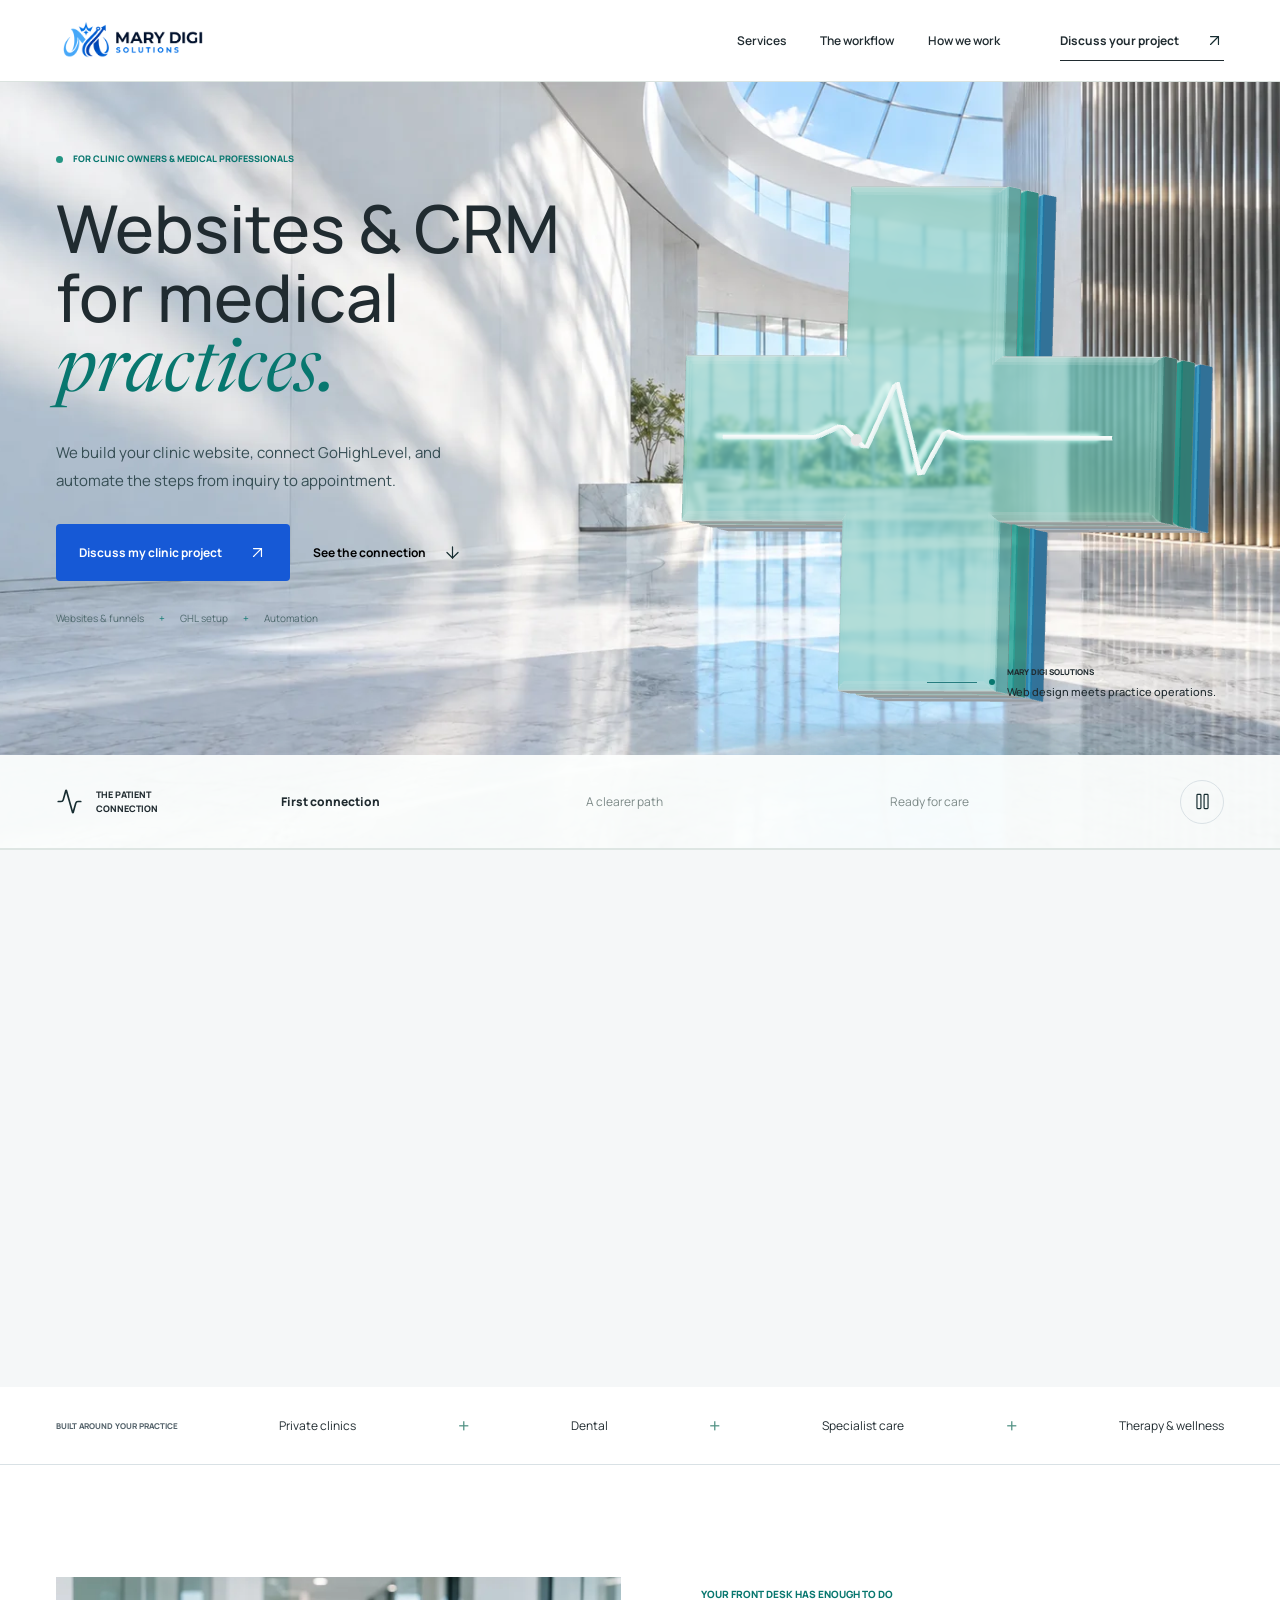
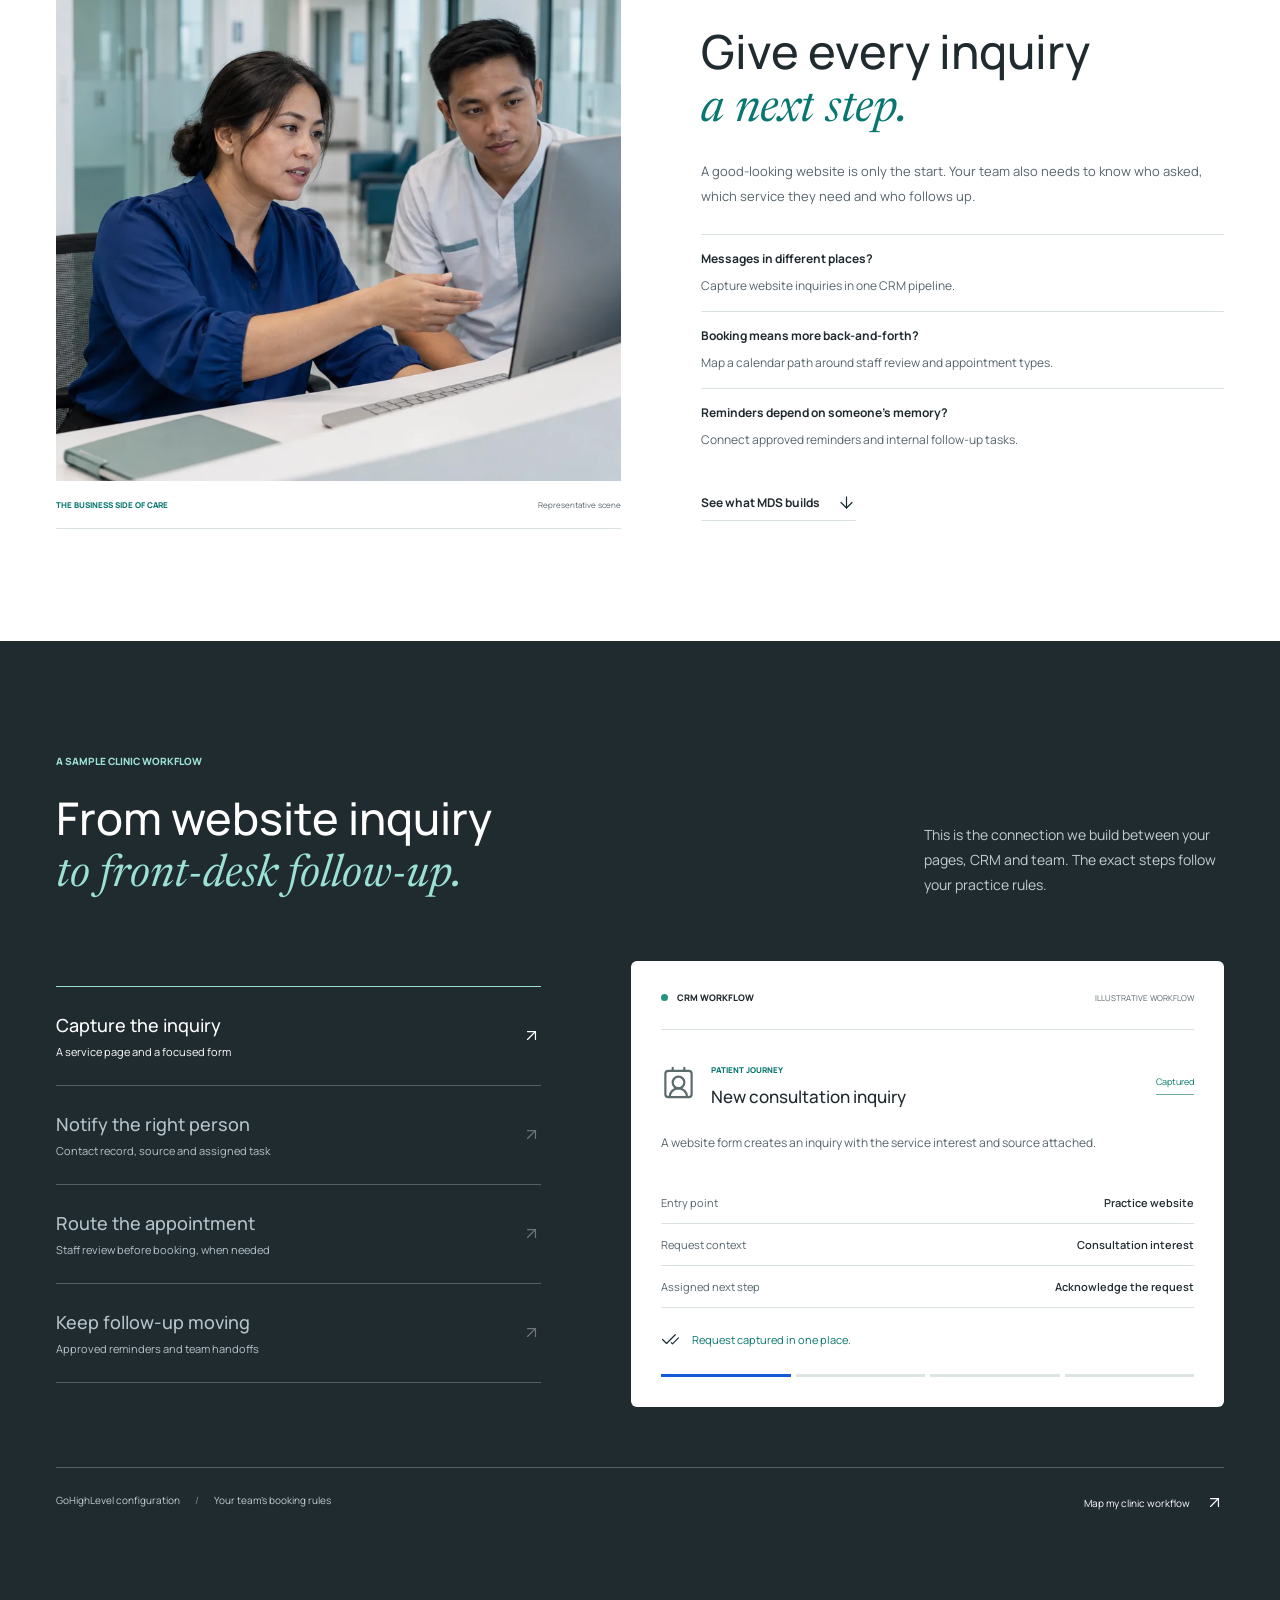
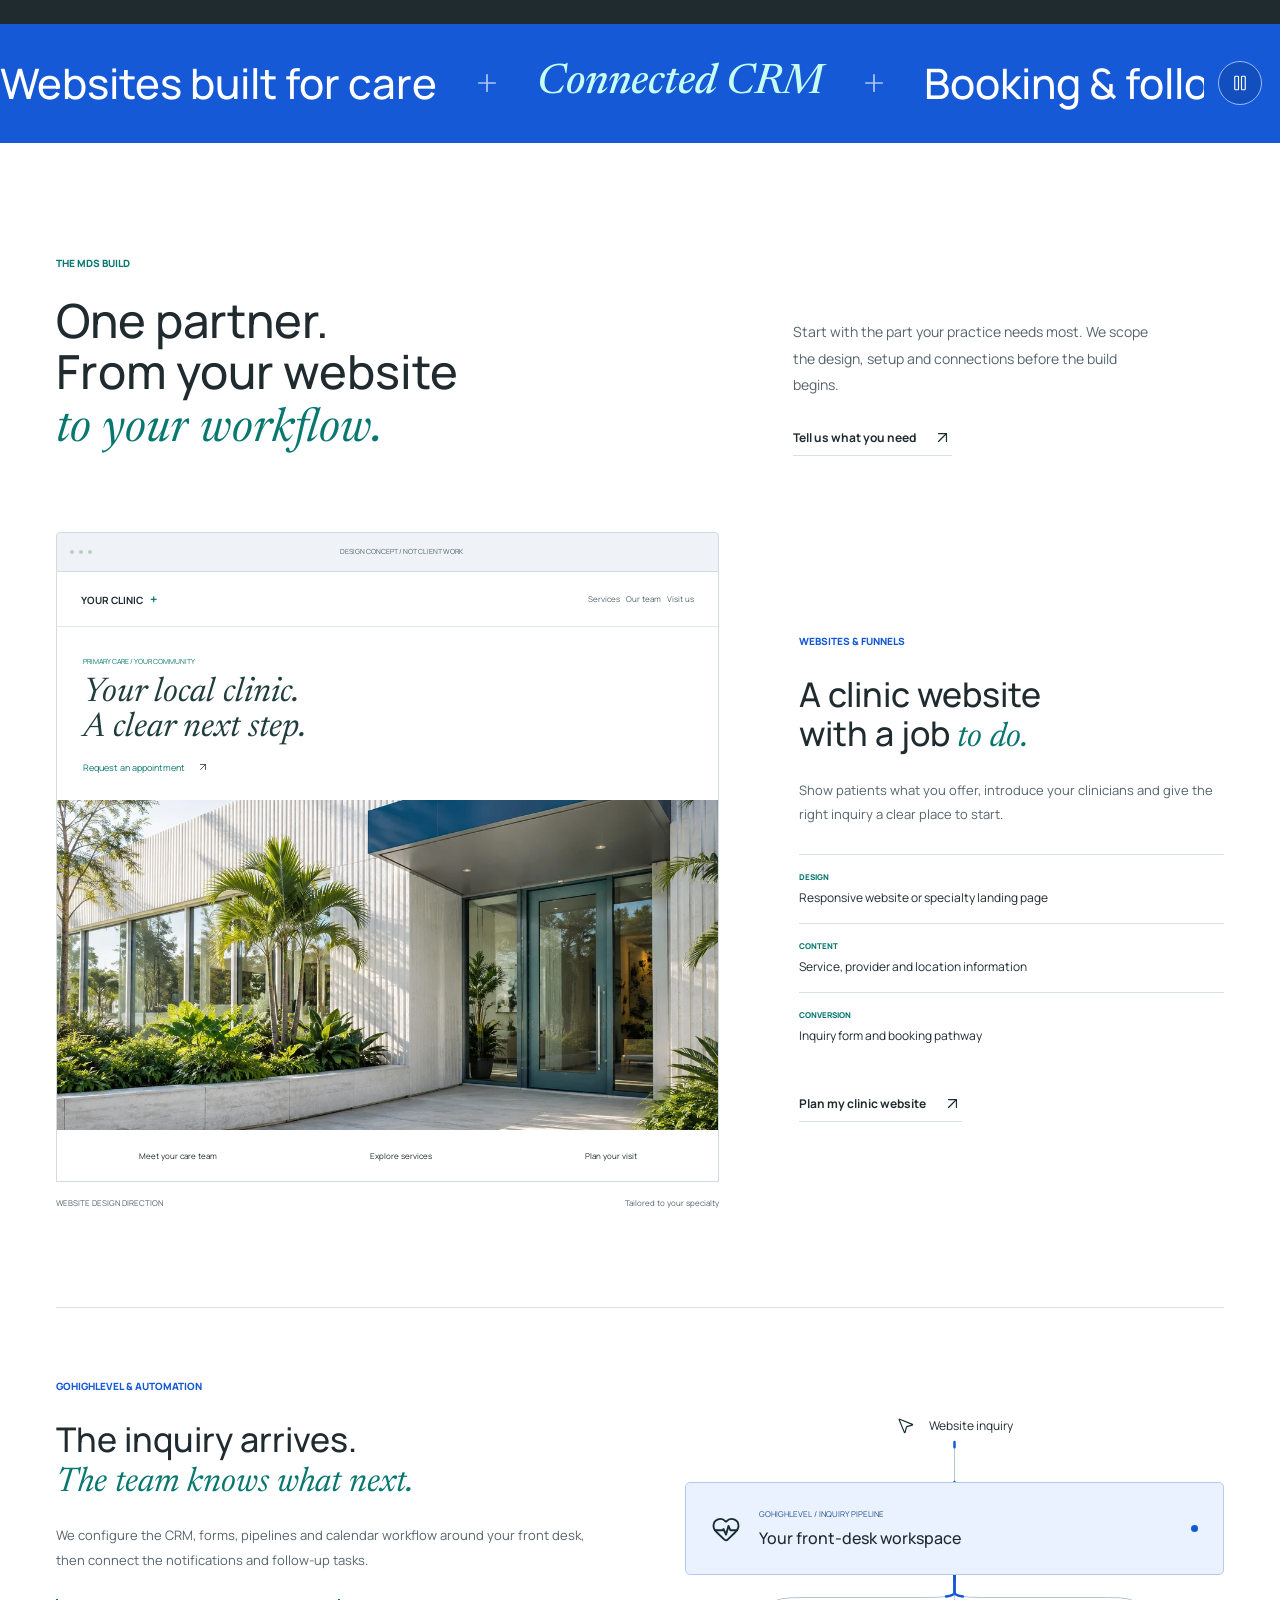
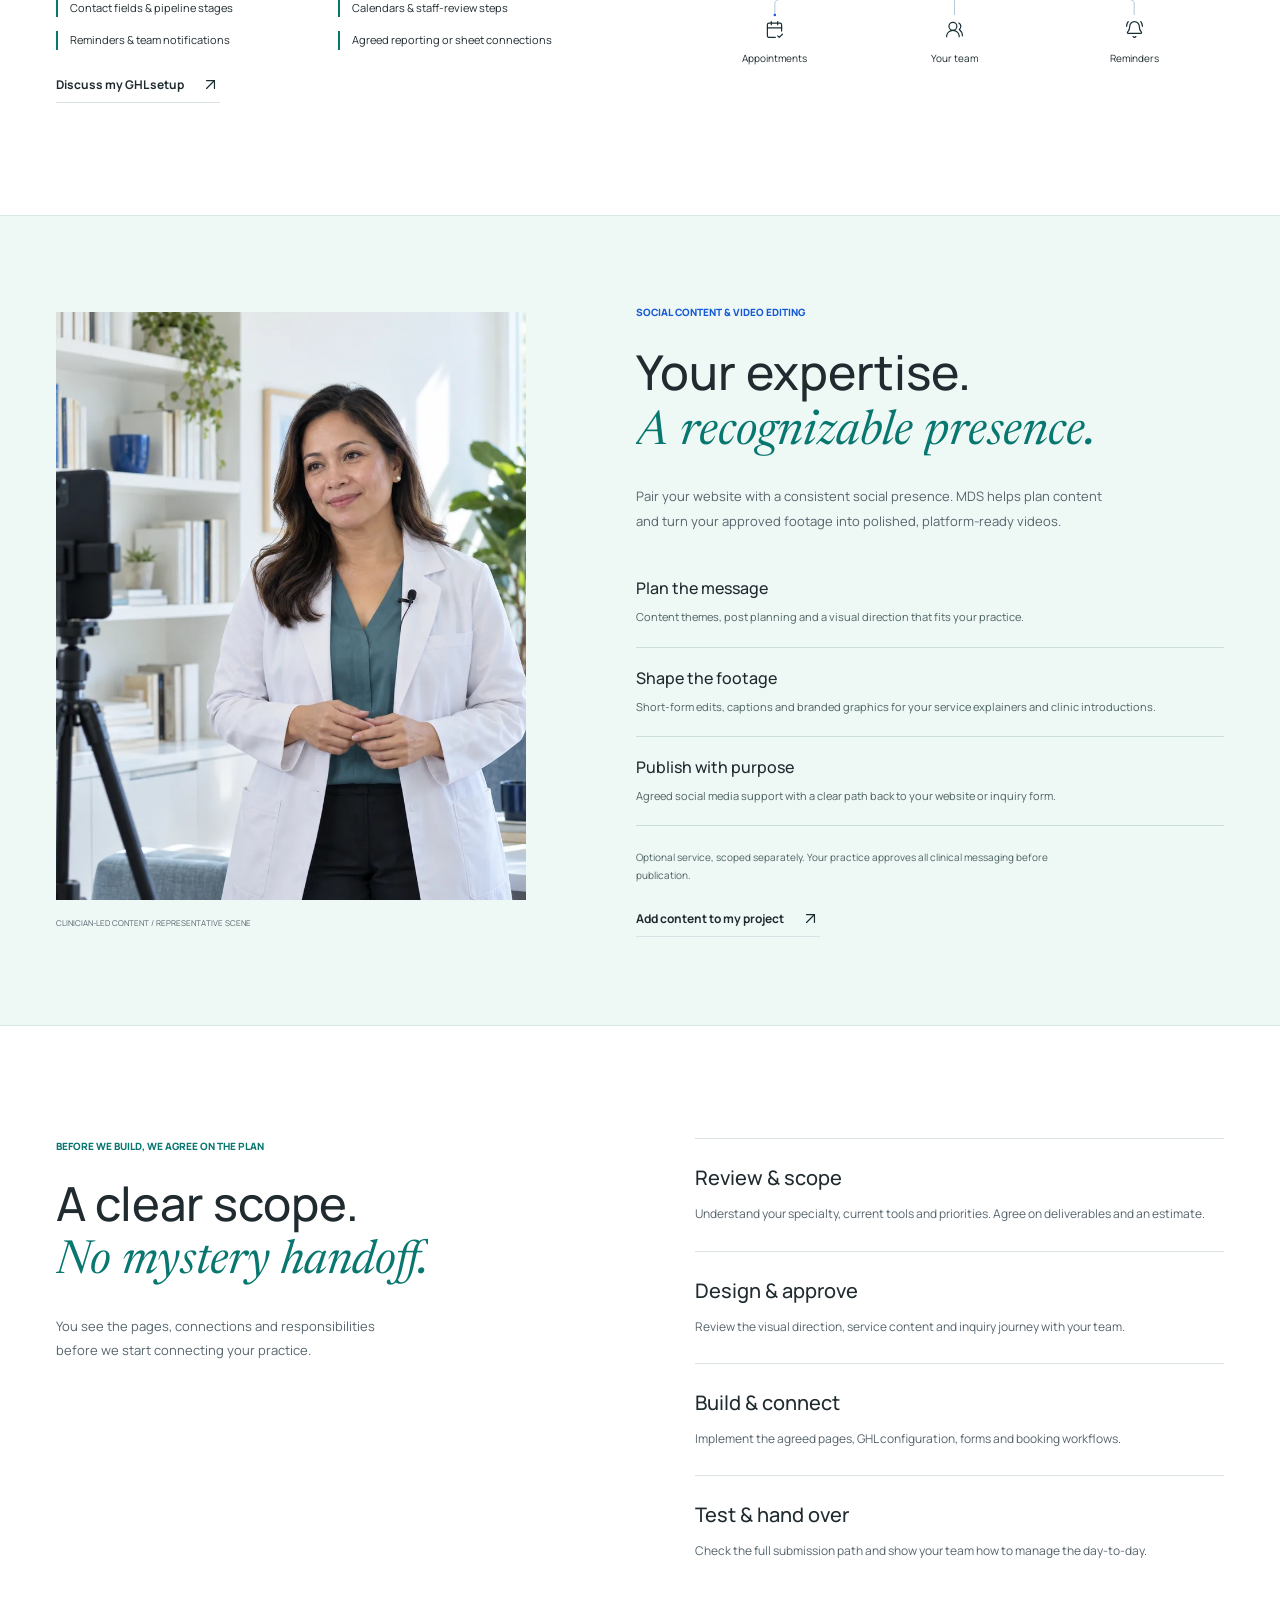
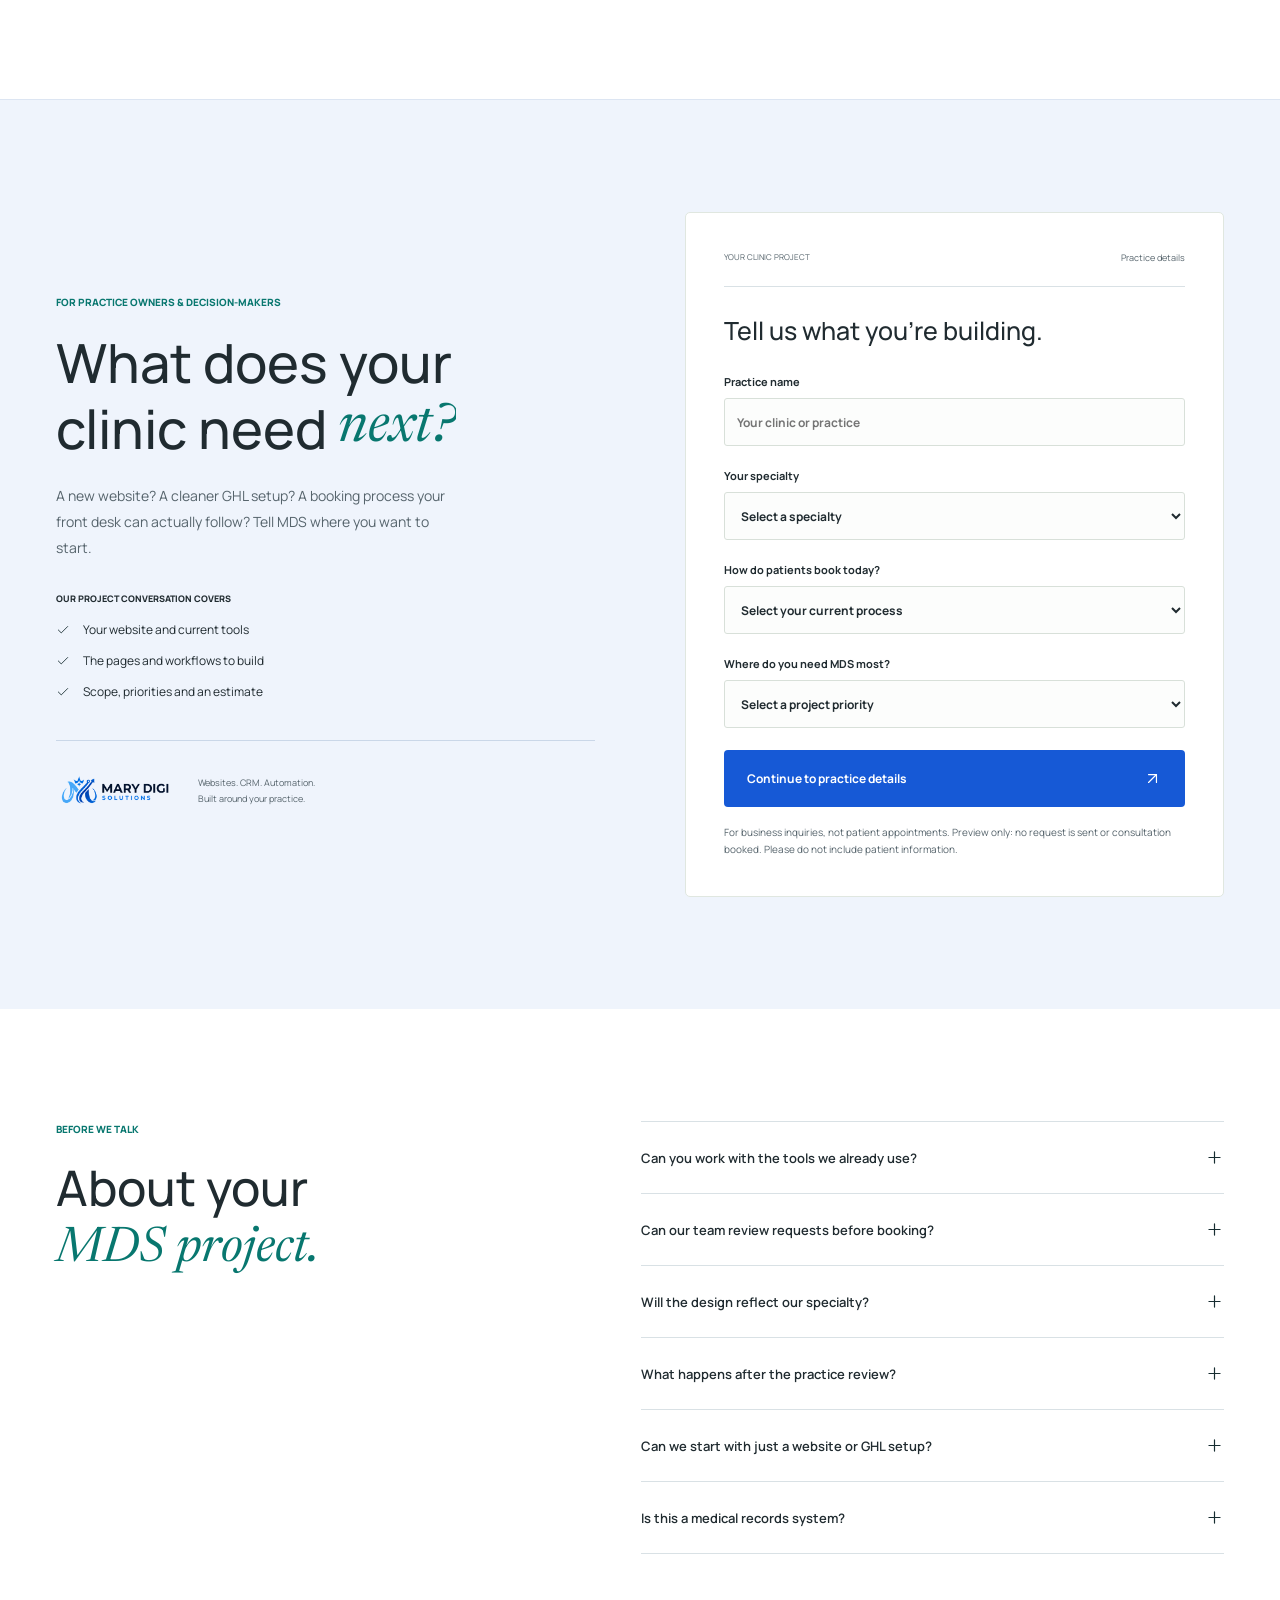
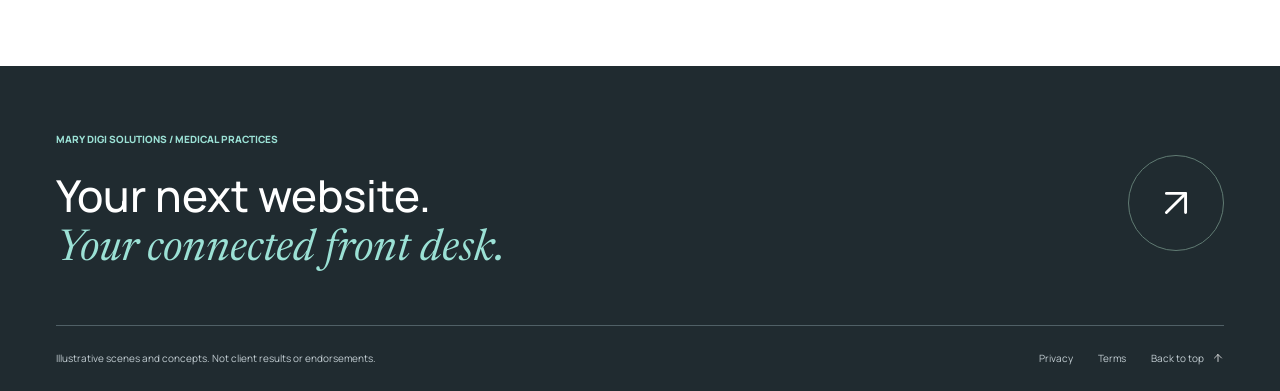
<file: index.html>
<!doctype html>
<html lang="en">
<head>
  <meta charset="utf-8">
  <meta name="viewport" content="width=device-width, initial-scale=1">
  <meta name="robots" content="noindex, nofollow">
  <meta name="theme-color" content="#f4f7f6">
  <meta name="description" content="Mary Digi Solutions builds websites, funnels, GoHighLevel CRM, booking workflows and follow-up automation for clinic owners and medical practices.">
  <title>Medical Websites, CRM &amp; Automation | Mary Digi Solutions</title>
  <link rel="preload" as="image" href="assets/images/medical/pulse-pavilion-v3.webp" fetchpriority="high">
  <link rel="preload" as="image" href="assets/images/medical/reception-v3.webp">
  <link rel="preconnect" href="https://fonts.googleapis.com">
  <link rel="preconnect" href="https://fonts.gstatic.com" crossorigin>
  <link href="https://fonts.googleapis.com/css2?family=Manrope:wght@400;500;600;700;800&family=Newsreader:ital,opsz,wght@1,6..72,400;1,6..72,500&display=swap" rel="stylesheet">
  <link rel="stylesheet" href="assets/css/medical-v3.css?v=3">
  <link rel="stylesheet" href="assets/css/medical-motion-v4.css?v=6">
  <link rel="stylesheet" href="assets/css/medical-offer-v5.css?v=6">
  <script src="assets/js/medical-v3.js?v=6" defer></script>
  <script src="assets/js/medical-scene-v4.bundle.js?v=6" defer></script>
  <script src="assets/js/medical-motion-v4.js?v=4" defer></script>
  <script src="assets/js/practice-flow-v3.js?v=6" defer></script>
  <link rel="stylesheet" href="assets/css/medical-expression-v7.css?v=7">
  <script src="assets/js/medical-expression-v7.js?v=7" defer></script>
</head>
<body>
  <a class="skip-link" href="#main">Skip to content</a>
  <header class="site-header">
    <nav class="shell navigation" aria-label="Primary navigation">
      <a class="brand" href="#top" aria-label="Mary Digi Solutions home"><img src="assets/images/logo-horizontal-transparent-optimized.png" width="780" height="323" alt="Mary Digi Solutions"></a>
      <div class="desktop-nav"><a href="#solutions">Services</a><a href="#journey">The workflow</a><a href="#process">How we work</a></div>
      <a class="nav-contact" href="#audit">Discuss your project <img class="icon" src="assets/icons/arrow-up-right.svg" alt=""></a>
      <button class="icon-button menu-toggle" type="button" aria-expanded="false" aria-controls="mobile-menu" aria-label="Open menu" title="Open menu"><img class="icon" src="assets/icons/menu.svg" alt=""></button>
    </nav>
    <nav class="mobile-menu" id="mobile-menu" aria-label="Mobile navigation" hidden>
      <a href="#solutions">Services</a><a href="#journey">The workflow</a><a href="#process">How we work</a><a href="#audit">Discuss your project</a>
    </nav>
  </header>

  <main id="main">
    <section class="pulse-hero" id="top" aria-labelledby="hero-title" data-pulse-hero>
      <div class="hero-stage">
        <div class="hero-art" aria-hidden="true">
          <img class="pavilion-image" src="assets/images/medical/pulse-pavilion-v3.webp" width="1664" height="952" alt="" fetchpriority="high">
          <div class="medical-canvas" data-medical-canvas data-render-state="loading"></div>
          <div class="clinic-reveal"><img src="assets/images/medical/reception-v3.webp" width="1536" height="1024" alt=""></div>
          <div class="scan-light"></div>
        </div>
        <div class="shell hero-content">
          <div class="hero-copy">
            <p class="eyebrow"><span class="live-dot"></span> FOR CLINIC OWNERS &amp; MEDICAL PROFESSIONALS</p>
            <h1 id="hero-title">Websites &amp; CRM<br>for medical<br><em>practices.</em></h1>
            <p class="hero-lede">We build your clinic website, connect GoHighLevel, and automate the steps from inquiry to appointment.</p>
            <div class="hero-actions">
              <a class="button" href="#audit">Discuss my clinic project <img class="icon" src="assets/icons/arrow-up-right.svg" alt=""></a>
              <button class="text-button" type="button" data-enter>See the connection <img class="icon" src="assets/icons/arrow-down.svg" alt=""></button>
            </div>
            <div class="hero-capabilities"><span>Websites &amp; funnels</span><span>GHL setup</span><span>Automation</span></div>
          </div>
        </div>
        <div class="hero-interlude shell" aria-hidden="true">
          <p class="eyebrow">WHAT MDS CONNECTS</p>
          <h2>Your website.<br><em>Your front desk.</em></h2>
          <div class="layer-key"><span><i></i>Service pages &amp; inquiry forms</span><span><i></i>CRM &amp; team notifications</span><span><i></i>Booking &amp; follow-up</span></div>
        </div>
        <div class="hero-marker" aria-hidden="true">
          <span class="marker-line"></span><span class="marker-dot"></span>
          <div><small>MARY DIGI SOLUTIONS</small><strong>Web design meets practice operations.</strong></div>
        </div>
        <div class="hero-arrival shell" aria-hidden="true">
          <p class="eyebrow">BUILT AROUND YOUR TEAM</p>
          <h2>A new inquiry.<br><em>A clear next step.</em></h2>
          <p>Your pages, pipeline and appointment workflow, connected.</p>
        </div>
        <div class="hero-bottom">
          <div class="shell hero-chapters">
            <div class="hero-chapter-label"><img class="icon" src="assets/icons/activity.svg" alt=""><span>THE PATIENT<br>CONNECTION</span></div>
            <div class="chapter-buttons" role="group" aria-label="Hero journey chapters">
              <button type="button" class="is-active" data-chapter="0" aria-pressed="true"><span>First connection</span></button>
              <button type="button" data-chapter="1" aria-pressed="false"><span>A clearer path</span></button>
              <button type="button" data-chapter="2" aria-pressed="false"><span>Ready for care</span></button>
            </div>
            <button type="button" class="icon-button motion-toggle" aria-label="Pause scene motion" title="Pause scene motion"><img class="icon" src="assets/icons/pause.svg" alt=""></button>
          </div>
          <div class="hero-progress" aria-hidden="true"><span></span></div>
        </div>
      </div>
    </section>

    <div class="practice-strip"><div class="shell"><span>BUILT AROUND YOUR PRACTICE</span><p>Private clinics</p><span class="strip-cross" aria-hidden="true">+</span><p>Dental</p><span class="strip-cross" aria-hidden="true">+</span><p>Specialist care</p><span class="strip-cross" aria-hidden="true">+</span><p>Therapy &amp; wellness</p></div></div>

    <section class="section shell practice-reality" id="experience">
      <figure class="practice-photo reveal"><div class="photo-window" data-image-motion><img src="assets/images/medical/front-desk-v5.webp" width="1200" height="800" alt="Illustrative clinic manager and receptionist coordinating at the front desk" loading="lazy"></div><figcaption><span>THE BUSINESS SIDE OF CARE</span><span>Representative scene</span></figcaption></figure>
      <div class="practice-problem reveal"><p class="eyebrow">YOUR FRONT DESK HAS ENOUGH TO DO</p><h2>Give every inquiry<br><em>a next step.</em></h2><p>A good-looking website is only the start. Your team also needs to know who asked, which service they need and who follows up.</p>
        <dl class="problem-notes"><div><dt>Messages in different places?</dt><dd>Capture website inquiries in one CRM pipeline.</dd></div><div><dt>Booking means more back-and-forth?</dt><dd>Map a calendar path around staff review and appointment types.</dd></div><div><dt>Reminders depend on someone's memory?</dt><dd>Connect approved reminders and internal follow-up tasks.</dd></div></dl>
        <a class="text-link" href="#solutions">See what MDS builds <img class="icon" src="assets/icons/arrow-down.svg" alt=""></a>
      </div>
    </section>

    <section class="journey-section section" id="journey" aria-labelledby="journey-title">
      <div class="shell">
        <div class="section-heading horizontal reveal">
          <div><p class="eyebrow">A SAMPLE CLINIC WORKFLOW</p><h2 id="journey-title">From website inquiry<br><em>to front-desk follow-up.</em></h2></div>
          <p>This is the connection we build between your pages, CRM and team. The exact steps follow your practice rules.</p>
        </div>
        <div class="journey-workspace">
          <div class="journey-selector" role="tablist" aria-label="Patient journey stages" aria-orientation="vertical">
            <button type="button" role="tab" id="journey-tab-0" aria-selected="true" aria-controls="journey-panel" data-journey="0"><div><strong>Capture the inquiry</strong><small>A service page and a focused form</small></div><img class="icon" src="assets/icons/arrow-up-right.svg" alt=""></button>
            <button type="button" role="tab" id="journey-tab-1" aria-selected="false" aria-controls="journey-panel" tabindex="-1" data-journey="1"><div><strong>Notify the right person</strong><small>Contact record, source and assigned task</small></div><img class="icon" src="assets/icons/arrow-up-right.svg" alt=""></button>
            <button type="button" role="tab" id="journey-tab-2" aria-selected="false" aria-controls="journey-panel" tabindex="-1" data-journey="2"><div><strong>Route the appointment</strong><small>Staff review before booking, when needed</small></div><img class="icon" src="assets/icons/arrow-up-right.svg" alt=""></button>
            <button type="button" role="tab" id="journey-tab-3" aria-selected="false" aria-controls="journey-panel" tabindex="-1" data-journey="3"><div><strong>Keep follow-up moving</strong><small>Approved reminders and team handoffs</small></div><img class="icon" src="assets/icons/arrow-up-right.svg" alt=""></button>
          </div>
          <div class="journey-panel" id="journey-panel" role="tabpanel" aria-labelledby="journey-tab-0" tabindex="0">
            <div class="record-top"><span><span class="live-dot"></span> CRM WORKFLOW</span><small>ILLUSTRATIVE WORKFLOW</small></div>
            <div class="record-title"><img src="assets/icons/contact-round.svg" alt="" width="42" height="42"><div><small>PATIENT JOURNEY</small><h3 data-record-title>New consultation inquiry</h3></div><span class="record-status" data-record-status>Captured</span></div>
            <p class="record-description" data-record-description>A website form creates an inquiry with the service interest and source attached.</p>
            <dl class="record-fields">
              <div><dt>Entry point</dt><dd data-field="0">Practice website</dd></div>
              <div><dt>Request context</dt><dd data-field="1">Consultation interest</dd></div>
              <div><dt>Assigned next step</dt><dd data-field="2">Acknowledge the request</dd></div>
            </dl>
            <div class="record-event"><img class="icon" src="assets/icons/check-check.svg" alt=""><span data-record-event>Request captured in one place.</span></div>
            <div class="record-timeline" aria-hidden="true"><span class="is-complete"></span><span></span><span></span><span></span></div>
          </div>
        </div>
        <div class="journey-foot"><span>GoHighLevel configuration <i>/</i> Your team's booking rules</span><a href="#audit">Map my clinic workflow <img class="icon" src="assets/icons/arrow-up-right.svg" alt=""></a></div>
      </div>
    </section>

    <section class="service-ribbon" aria-label="MDS services: websites, CRM, booking, follow-up and content">
      <div class="ribbon-viewport" aria-hidden="true"><div class="ribbon-track"><div class="ribbon-group"><span>Websites built for care</span><img src="assets/icons/plus.svg" width="28" height="28" alt=""><span>Connected CRM</span><img src="assets/icons/plus.svg" width="28" height="28" alt=""><span>Booking &amp; follow-up</span><img src="assets/icons/plus.svg" width="28" height="28" alt=""><span>Content with purpose</span><img src="assets/icons/plus.svg" width="28" height="28" alt=""></div><div class="ribbon-group"><span>Websites built for care</span><img src="assets/icons/plus.svg" width="28" height="28" alt=""><span>Connected CRM</span><img src="assets/icons/plus.svg" width="28" height="28" alt=""><span>Booking &amp; follow-up</span><img src="assets/icons/plus.svg" width="28" height="28" alt=""><span>Content with purpose</span><img src="assets/icons/plus.svg" width="28" height="28" alt=""></div></div></div>
      <button class="icon-button ribbon-toggle" type="button" aria-label="Pause scrolling text" title="Pause scrolling text" aria-pressed="false" hidden><img src="assets/icons/pause.svg" width="18" height="18" alt=""></button>
    </section>
    <section class="section solutions shell" id="solutions">
      <div class="offer-heading reveal"><div><p class="eyebrow">THE MDS BUILD</p><h2>One partner.<br>From your website<br><em>to your workflow.</em></h2></div><div><p>Start with the part your practice needs most. We scope the design, setup and connections before the build begins.</p><a class="text-link" href="#audit">Tell us what you need <img class="icon" src="assets/icons/arrow-up-right.svg" alt=""></a></div></div>
      <div class="solution-feature">
        <div class="website-exhibit reveal">
          <div class="exhibit-browser"><span></span><span></span><span></span><small>DESIGN CONCEPT / NOT CLIENT WORK</small></div>
          <div class="example-site">
            <div class="example-nav"><strong>YOUR CLINIC <span>+</span></strong><small>Services &nbsp; Our team &nbsp; Visit us</small></div>
            <div class="example-hero"><div class="photo-window clinic-window" data-image-motion><img src="assets/images/medical/clinic-entrance-v5.webp" width="1200" height="800" alt="Generated concept of a modern independent clinic entrance" loading="lazy"></div><div><small>PRIMARY CARE / YOUR COMMUNITY</small><strong>Your local clinic.<br>A clear next step.</strong><span class="example-cta">Request an appointment <img class="icon" src="assets/icons/arrow-up-right.svg" alt=""></span></div></div>
            <div class="example-services"><span>Meet your care team</span><span>Explore services</span><span>Plan your visit</span></div>
          </div>
          <p class="exhibit-caption"><span>WEBSITE DESIGN DIRECTION</span><span>Tailored to your specialty</span></p>
        </div>
        <div class="solution-copy reveal"><p class="service-index">WEBSITES &amp; FUNNELS</p><h3>A clinic website<br>with a job <em>to do.</em></h3><p>Show patients what you offer, introduce your clinicians and give the right inquiry a clear place to start.</p><ul class="deliverable-list"><li><span>DESIGN</span>Responsive website or specialty landing page</li><li><span>CONTENT</span>Service, provider and location information</li><li><span>CONVERSION</span>Inquiry form and booking pathway</li></ul><a class="text-link" href="#audit">Plan my clinic website <img class="icon" src="assets/icons/arrow-up-right.svg" alt=""></a></div>
      </div>
      <div class="operations-feature">
        <div class="operations-copy reveal"><p class="service-index">GOHIGHLEVEL &amp; AUTOMATION</p><h3>The inquiry arrives.<br><em>The team knows what next.</em></h3><p>We configure the CRM, forms, pipelines and calendar workflow around your front desk, then connect the notifications and follow-up tasks.</p><ul class="operations-scope"><li>Contact fields &amp; pipeline stages</li><li>Calendars &amp; staff-review steps</li><li>Reminders &amp; team notifications</li><li>Agreed reporting or sheet connections</li></ul><a class="text-link" href="#audit">Discuss my GHL setup <img class="icon" src="assets/icons/arrow-up-right.svg" alt=""></a></div>
        <div class="connection-map reveal" aria-label="Website inquiries connect to a GoHighLevel contact pipeline, then appointments, team notifications and reminders">
          <div class="connection-source"><img class="icon" src="assets/icons/mouse-pointer-2.svg" alt=""><span>Website inquiry</span></div>
          <span class="connector vertical" aria-hidden="true"></span>
          <div class="connection-hub"><img src="assets/icons/heart-pulse.svg" alt="" width="30" height="30"><div><small>GOHIGHLEVEL / INQUIRY PIPELINE</small><strong>Your front-desk workspace</strong></div><span class="live-dot"></span></div>
          <div class="connection-branches"><div><img class="icon" src="assets/icons/calendar-check-2.svg" alt=""><span>Appointments</span></div><div><img class="icon" src="assets/icons/users-round.svg" alt=""><span>Your team</span></div><div><img class="icon" src="assets/icons/bell-ring.svg" alt=""><span>Reminders</span></div></div>
        </div>
      </div>
    </section>

    <section class="content-studio section" id="content" aria-labelledby="content-title">
      <div class="shell content-layout">
        <figure class="content-portrait reveal"><div class="photo-window" data-image-motion><img src="assets/images/medical/clinician-content-v5.webp" width="1122" height="1402" alt="Illustrative physician recording a short educational video in her clinic" loading="lazy"></div><figcaption>CLINICIAN-LED CONTENT / REPRESENTATIVE SCENE</figcaption></figure>
        <div class="content-copy reveal"><p class="service-index">SOCIAL CONTENT &amp; VIDEO EDITING</p><h2 id="content-title">Your expertise.<br><em>A recognizable presence.</em></h2><p>Pair your website with a consistent social presence. MDS helps plan content and turn your approved footage into polished, platform-ready videos.</p>
          <div class="content-deliverables"><div><h3>Plan the message</h3><p>Content themes, post planning and a visual direction that fits your practice.</p></div><div><h3>Shape the footage</h3><p>Short-form edits, captions and branded graphics for your service explainers and clinic introductions.</p></div><div><h3>Publish with purpose</h3><p>Agreed social media support with a clear path back to your website or inquiry form.</p></div></div>
          <p class="content-boundary">Optional service, scoped separately. Your practice approves all clinical messaging before publication.</p><a class="text-link" href="#audit">Add content to my project <img class="icon" src="assets/icons/arrow-up-right.svg" alt=""></a>
        </div>
      </div>
    </section>

    <section class="section shell process" id="process">
      <div class="process-heading reveal"><p class="eyebrow">BEFORE WE BUILD, WE AGREE ON THE PLAN</p><h2>A clear scope.<br><em>No mystery handoff.</em></h2><p>You see the pages, connections and responsibilities before we start connecting your practice.</p></div>
      <ol class="process-list"><li class="reveal"><h3>Review &amp; scope</h3><p>Understand your specialty, current tools and priorities. Agree on deliverables and an estimate.</p></li><li class="reveal"><h3>Design &amp; approve</h3><p>Review the visual direction, service content and inquiry journey with your team.</p></li><li class="reveal"><h3>Build &amp; connect</h3><p>Implement the agreed pages, GHL configuration, forms and booking workflows.</p></li><li class="reveal"><h3>Test &amp; hand over</h3><p>Check the full submission path and show your team how to manage the day-to-day.</p></li></ol>
    </section>

    <section class="audit-section section" id="audit">
      <div class="shell audit-layout">
        <div class="audit-copy reveal"><p class="eyebrow">FOR PRACTICE OWNERS &amp; DECISION-MAKERS</p><h2>What does your<br>clinic need <em>next?</em></h2><p>A new website? A cleaner GHL setup? A booking process your front desk can actually follow? Tell MDS where you want to start.</p><div class="review-includes"><span>OUR PROJECT CONVERSATION COVERS</span><p><img class="icon" src="assets/icons/check.svg" alt=""> Your website and current tools</p><p><img class="icon" src="assets/icons/check.svg" alt=""> The pages and workflows to build</p><p><img class="icon" src="assets/icons/check.svg" alt=""> Scope, priorities and an estimate</p></div><div class="audit-signature"><img src="assets/images/logo-horizontal-transparent-optimized.png" width="780" height="323" alt="Mary Digi Solutions"><span>Websites. CRM. Automation.<br>Built around your practice.</span></div></div>
        <form class="review-form" action="step-2.html" method="get" data-practice-start>
          <div class="form-heading"><span>YOUR CLINIC PROJECT</span><small>Practice details</small></div><h3>Tell us what you're building.</h3>
          <label for="practice">Practice name<input id="practice" name="practice" required maxlength="120" autocomplete="organization" placeholder="Your clinic or practice"></label>
          <label for="specialty">Your specialty<select id="specialty" name="specialty" required><option value="">Select a specialty</option><option>General practice</option><option>Dental</option><option>Specialist clinic</option><option>Therapy and wellness</option><option>Aesthetic medicine</option><option>Other</option></select></label>
          <label for="booking">How do patients book today?<select id="booking" name="booking" required><option value="">Select your current process</option><option>Phone or text message</option><option>Social media messages</option><option>Website form</option><option>Online calendar</option><option>A mix of channels</option></select></label>
          <label for="project">Where do you need MDS most?<select id="project" name="project" required><option value="">Select a project priority</option><option>Website or landing page</option><option>GoHighLevel CRM setup</option><option>Booking and follow-up automation</option><option>Social content and video editing</option><option>Website and connected CRM</option><option>Help me define the scope</option></select></label>
          <button class="button" type="submit">Continue to practice details <img class="icon" src="assets/icons/arrow-up-right.svg" alt=""></button>
          <p class="form-note">For business inquiries, not patient appointments. Preview only: no request is sent or consultation booked. Please do not include patient information.</p>
        </form>
      </div>
    </section>

    <section class="section shell faq" id="faq">
      <div class="section-heading"><p class="eyebrow">BEFORE WE TALK</p><h2>About your<br><em>MDS project.</em></h2></div>
      <div class="faq-list">
        <details><summary>Can you work with the tools we already use?<img class="icon" src="assets/icons/plus.svg" alt=""></summary><p>We begin by reviewing your website, CRM and booking tools. Then we recommend the connections that fit your practice and the scope we agree on.</p></details>
        <details><summary>Can our team review requests before booking?<img class="icon" src="assets/icons/plus.svg" alt=""></summary><p>Yes. The flow can include a staff review before calendar access, so your team can confirm the service, provider or appointment type first.</p></details>
        <details><summary>Will the design reflect our specialty?<img class="icon" src="assets/icons/plus.svg" alt=""></summary><p>Yes. The visual direction, service content, intake questions and next steps are tailored to your practice and your patients.</p></details>
        <details><summary>What happens after the practice review?<img class="icon" src="assets/icons/plus.svg" alt=""></summary><p>We discuss the priorities, confirm the work involved and agree on a plan before starting the build.</p></details>
        <details><summary>Can we start with just a website or GHL setup?<img class="icon" src="assets/icons/plus.svg" alt=""></summary><p>Yes. The project can focus on your website, a landing page, CRM configuration or a specific booking workflow. Content and video support can be scoped separately.</p></details>
        <details><summary>Is this a medical records system?<img class="icon" src="assets/icons/plus.svg" alt=""></summary><p>No. This offer covers marketing websites and business inquiry workflows, not an electronic medical records system. Data requirements, access and any necessary platform configuration must be agreed before connecting a live practice.</p></details>
      </div>
    </section>
    <footer class="site-footer"><div class="shell footer-top"><div><p class="eyebrow">MARY DIGI SOLUTIONS / MEDICAL PRACTICES</p><h2>Your next website.<br><em>Your connected front desk.</em></h2></div><a class="footer-arrow" href="#audit" aria-label="Discuss your clinic project"><img src="assets/icons/arrow-up-right.svg" alt="" width="46" height="46"></a></div><div class="shell footer-bottom"><p>Illustrative scenes and concepts. Not client results or endorsements.</p><nav aria-label="Legal"><a href="https://marydigisolutions.com/privacy-policy.html">Privacy</a><a href="https://marydigisolutions.com/terms-and-conditions.html">Terms</a><a href="#top">Back to top <img class="icon" src="assets/icons/arrow-up.svg" alt=""></a></nav></div></footer>
  </main>
</body>
</html>
</file>
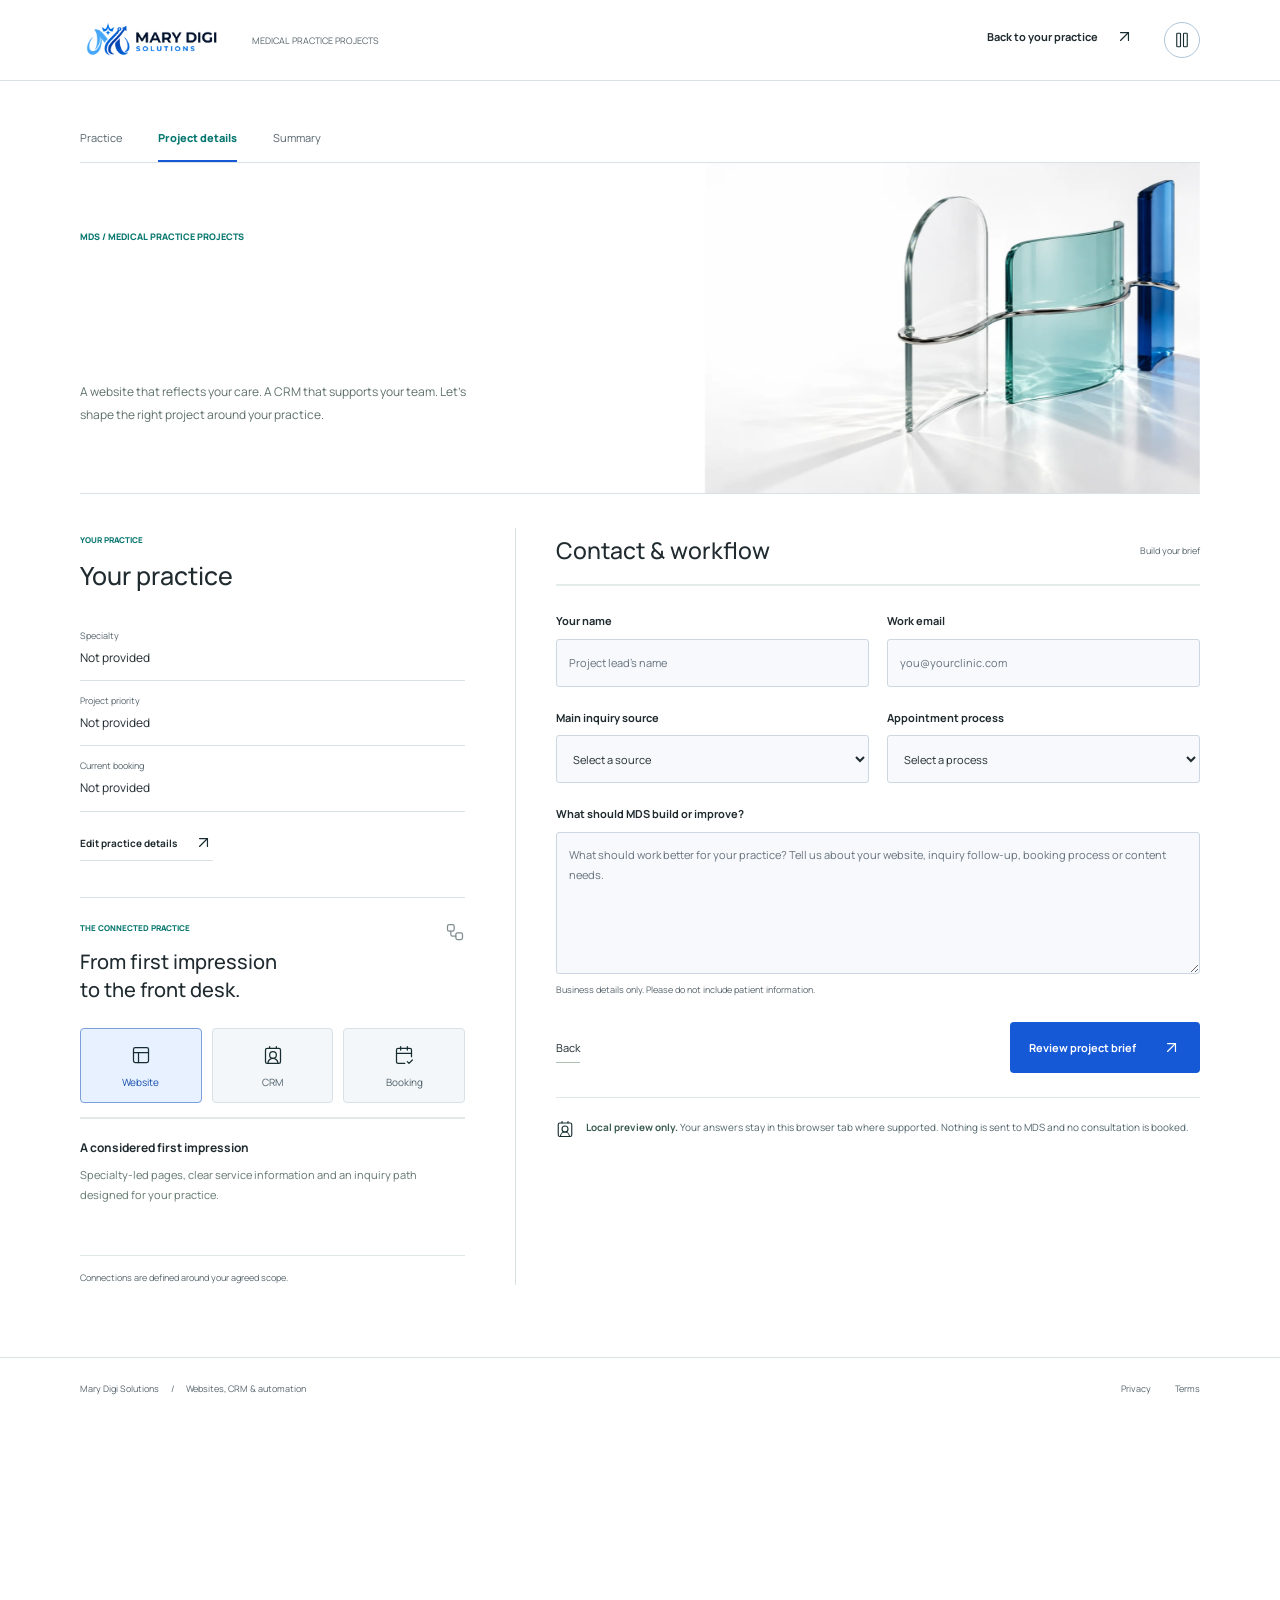
<file: medical/diagnostic/index.html>
<!doctype html>
<html lang="en">
<head>
  <meta charset="utf-8">
  <meta name="viewport" content="width=device-width, initial-scale=1">
  <meta name="robots" content="noindex, nofollow">
  <meta http-equiv="refresh" content="0; url=../../step-2.html">
  <title>Practice Flow Diagnostic | Mary Digi Solutions</title>
  <link rel="canonical" href="../../step-2.html">
</head>
<body>
  <p><a href="../../step-2.html">Open the Practice Flow Diagnostic</a></p>
</body>
</html>
</file>
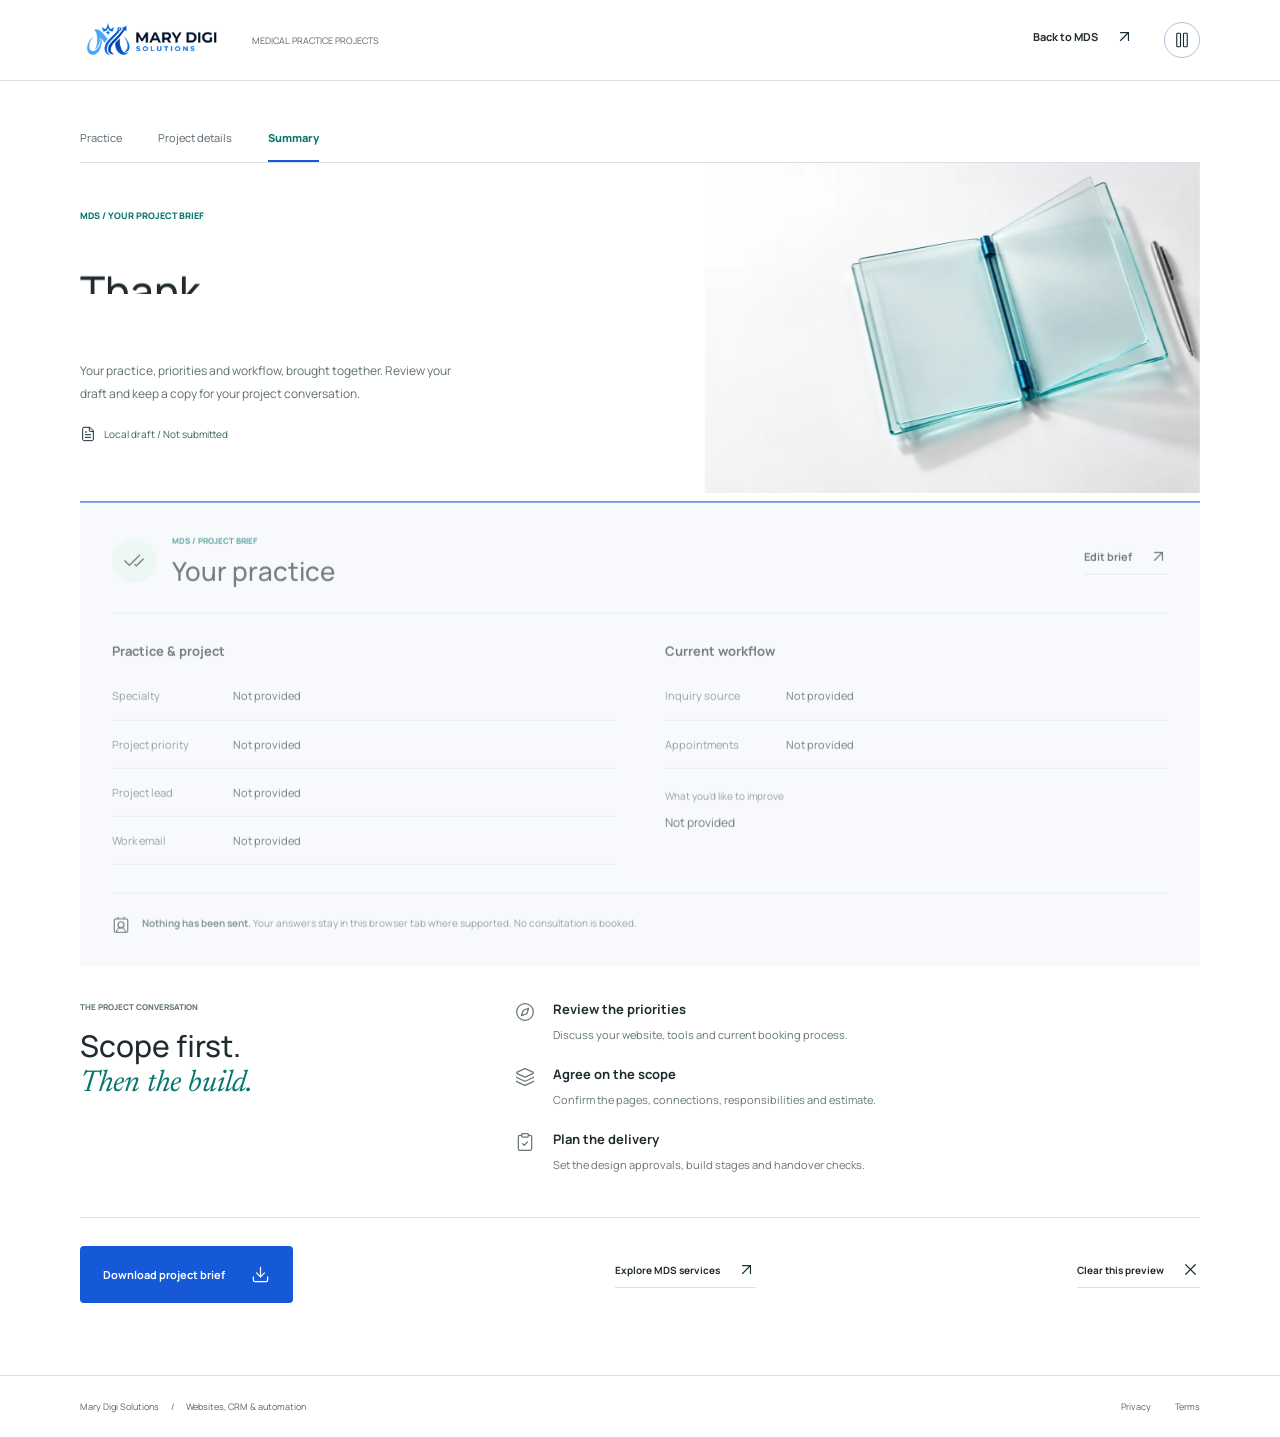
<file: medical/thank-you/index.html>
<!doctype html>
<html lang="en">
<head>
  <meta charset="utf-8">
  <meta name="viewport" content="width=device-width, initial-scale=1">
  <meta name="robots" content="noindex, nofollow">
  <meta http-equiv="refresh" content="0; url=../../thank-you.html">
  <title>Practice Review Received | Mary Digi Solutions</title>
  <link rel="canonical" href="../../thank-you.html">
</head>
<body>
  <p><a href="../../thank-you.html">Open the Practice Review Confirmation</a></p>
</body>
</html>
</file>
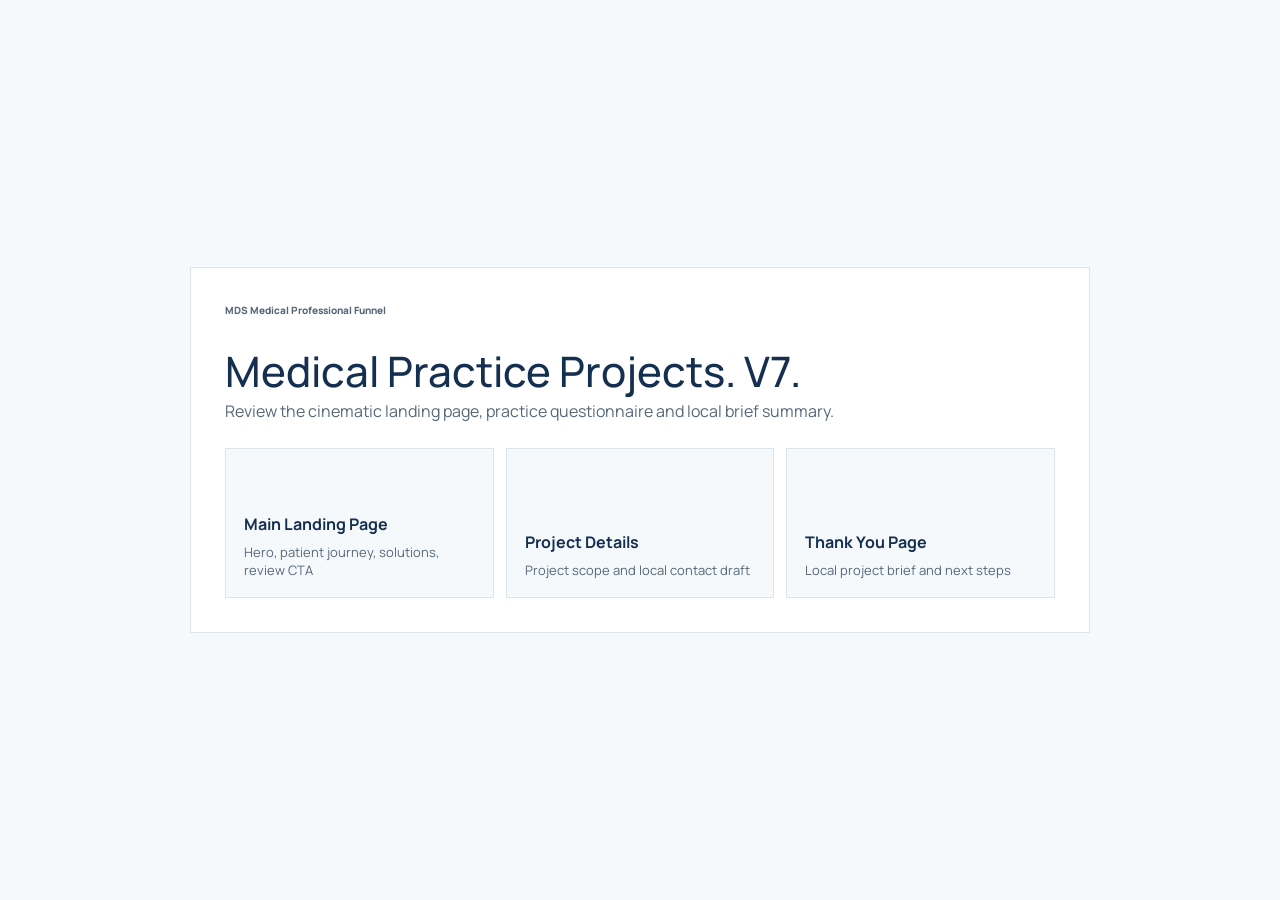
<file: START-HERE.html>
<!doctype html>
<html lang="en">
<head>
  <meta charset="utf-8">
  <meta name="viewport" content="width=device-width, initial-scale=1">
  <meta name="robots" content="noindex, nofollow">
  <title>Start Here | MDS Medical Professional Funnel</title>
  <link rel="preconnect" href="https://fonts.googleapis.com">
  <link rel="preconnect" href="https://fonts.gstatic.com" crossorigin>
  <link href="https://fonts.googleapis.com/css2?family=Manrope:wght@400;600;700;800&family=Newsreader:opsz,wght@6..72,600&display=swap" rel="stylesheet">
  <link rel="stylesheet" href="assets/css/medical-v3.css?v=3">
  <style>
    body { min-height: 100vh; display: grid; place-items: center; background: #f5f9fc; color: #152f50; }
    .start-shell { width: min(900px, calc(100vw - 32px)); padding: 34px; border: 1px solid #dce5ea; background: #fff; }
    .start-shell h1 { color: #152f50; font-size: 42px; }
    .start-shell p { max-width: 680px; color: #56687a; }
    .start-grid { display: grid; grid-template-columns: repeat(3, 1fr); gap: 12px; margin-top: 26px; }
    .start-grid a { min-height: 150px; display: grid; align-content: end; gap: 8px; padding: 18px; border: 1px solid #dce5ea; background: #f5f9fc; }
    .start-grid a:hover { background: #dff3ee; }
    .start-grid strong { display: block; color: #152f50; }
    .start-grid span { color: #56687a; font-size: 13px; }
    @media (max-width: 760px) { .start-grid { grid-template-columns: 1fr; } }
  </style>
</head>
<body>
  <main class="start-shell">
    <p class="eyebrow">MDS Medical Professional Funnel</p>
    <h1>Medical Practice Projects. V7.</h1>
    <p>Review the cinematic landing page, practice questionnaire and local brief summary.</p>
    <nav class="start-grid" aria-label="Review pages">
      <a href="index.html"><strong>Main Landing Page</strong><span>Hero, patient journey, solutions, review CTA</span></a>
      <a href="step-2.html"><strong>Project Details</strong><span>Project scope and local contact draft</span></a>
      <a href="thank-you.html"><strong>Thank You Page</strong><span>Local project brief and next steps</span></a>
    </nav>
  </main>
</body>
</html>
</file>
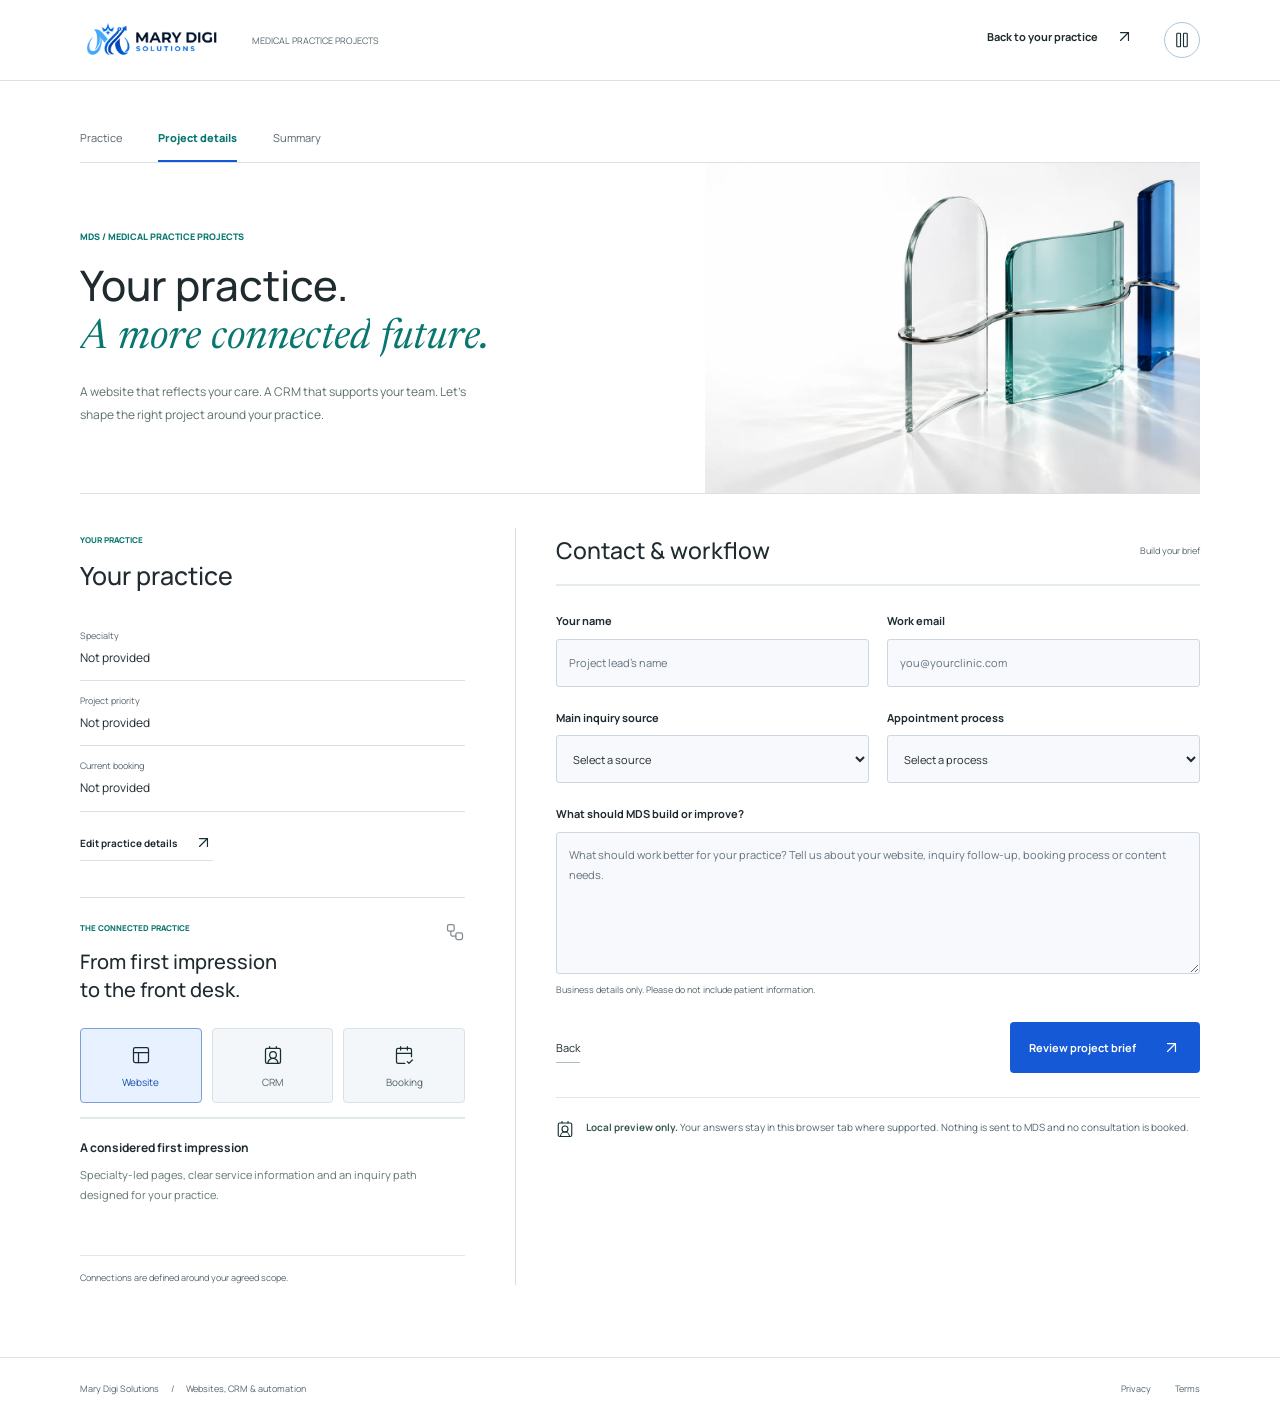
<file: step-2.html>
<!doctype html>
<html lang="en">
<head>
  <meta charset="utf-8">
  <meta name="viewport" content="width=device-width, initial-scale=1">
  <meta name="robots" content="noindex, nofollow">
  <meta name="theme-color" content="#f4f7f6">
  <meta name="description" content="Prepare your clinic website, CRM and automation project brief with Mary Digi Solutions.">
  <title>Your Clinic Project | Mary Digi Solutions</title>
  <link rel="preconnect" href="https://fonts.googleapis.com">
  <link rel="preconnect" href="https://fonts.gstatic.com" crossorigin>
  <link href="https://fonts.googleapis.com/css2?family=Manrope:wght@400;500;600;700;800&amp;family=Newsreader:ital,opsz,wght@1,6..72,400;1,6..72,500&amp;display=swap" rel="stylesheet">
  <link rel="stylesheet" href="assets/css/medical-v3.css?v=3">
  <link rel="stylesheet" href="assets/css/medical-flow-v6.css?v=6">
  <script src="assets/js/practice-flow-v3.js?v=6" defer></script>
  <script src="assets/js/practice-visual-v6.js?v=7" defer></script>
  <link rel="stylesheet" href="assets/css/medical-expression-v7.css?v=7">
  <script src="assets/js/medical-expression-v7.js?v=7" defer></script>
</head>
<body class="flow-page project-page">
  <a class="skip-link" href="#main">Skip to content</a>
  <header class="flow-header"><nav class="project-shell navigation" aria-label="Project navigation"><a class="brand" href="index.html"><img src="assets/images/logo-horizontal-transparent-optimized.png" width="780" height="323" alt="Mary Digi Solutions"></a><span class="project-header-label">MEDICAL PRACTICE PROJECTS</span><a class="text-link" href="index.html#audit">Back to your practice <img class="icon" src="assets/icons/arrow-up-right.svg" alt=""></a><button class="icon-button page-motion-toggle" type="button" aria-label="Pause page motion" title="Pause page motion" aria-pressed="false" hidden><img src="assets/icons/pause.svg" width="18" height="18" alt=""></button></nav></header>
  <main class="project-shell project-main" id="main">
    <ol class="project-progress" aria-label="Project progress"><li class="is-complete">Practice</li><li aria-current="step" data-progress-audit>Project details</li><li data-progress-booking>Summary</li></ol>
    <section class="project-intro" aria-labelledby="project-title"><img class="project-art" src="assets/images/medical/connected-glass-v6.webp" width="1200" height="800" alt="Custom optical-glass sculpture with connected cobalt and medical-teal forms"><div class="project-intro-copy"><p class="eyebrow">MDS / MEDICAL PRACTICE PROJECTS</p><h1 id="project-title">Your practice.<br><em>A more connected future.</em></h1><p>A website that reflects your care. A CRM that supports your team. Let's shape the right project around your practice.</p></div></section>
    <div class="project-workspace">
      <aside class="project-aside" aria-labelledby="practice-heading">
        <p class="eyebrow">YOUR PRACTICE</p><h2 id="practice-heading" data-practice-name>Your practice</h2>
        <dl class="project-facts"><div><dt>Specialty</dt><dd data-brief="specialty">Not provided</dd></div><div><dt>Project priority</dt><dd data-brief="project">Not provided</dd></div><div><dt>Current booking</dt><dd data-brief="booking">Not provided</dd></div></dl>
        <a class="text-link" href="index.html#audit">Edit practice details <img class="icon" src="assets/icons/arrow-up-right.svg" alt=""></a>
        <section class="practice-blueprint" aria-labelledby="blueprint-heading">
          <div class="blueprint-heading"><p class="eyebrow">THE CONNECTED PRACTICE</p><img src="assets/icons/workflow.svg" width="20" height="20" alt=""></div>
          <h3 id="blueprint-heading">From first impression<br>to the front desk.</h3>
          <div class="blueprint-tabs" role="tablist" aria-label="Project connections">
            <button type="button" role="tab" id="system-website" aria-controls="system-description" aria-selected="true" data-system="website"><img src="assets/icons/panels-top-left.svg" width="20" height="20" alt=""><span>Website</span></button>
            <button type="button" role="tab" id="system-crm" aria-controls="system-description" aria-selected="false" tabindex="-1" data-system="crm"><img src="assets/icons/contact-round.svg" width="20" height="20" alt=""><span>CRM</span></button>
            <button type="button" role="tab" id="system-booking" aria-controls="system-description" aria-selected="false" tabindex="-1" data-system="booking"><img src="assets/icons/calendar-check-2.svg" width="20" height="20" alt=""><span>Booking</span></button>
          </div>
          <div class="blueprint-signal" aria-hidden="true"><i></i></div>
          <div class="blueprint-description" id="system-description" role="tabpanel" aria-labelledby="system-website" tabindex="0"><h4 data-system-title>A considered first impression</h4><p data-system-copy>Specialty-led pages, clear service information and an inquiry path designed for your practice.</p></div>
          <p class="blueprint-caption">Connections are defined around your agreed scope.</p>
        </section>
      </aside>
      <section class="project-form-panel" aria-labelledby="details-title">
        <div data-audit-form-state>
          <div class="project-form-heading"><h2 id="details-title">Contact &amp; workflow</h2><span data-readiness>Build your brief</span></div>
          <div class="brief-readiness" role="progressbar" aria-label="Required project details completed" aria-valuemin="0" aria-valuemax="100" aria-valuenow="0"><i></i></div>
          <form action="step-2.html" method="get" data-practice-details>
            <input type="hidden" name="review" value="complete">
            <div class="form-pair"><label for="contact-name">Your name<input id="contact-name" name="contact_name" required autocomplete="name" maxlength="120" placeholder="Project lead's name"></label><label for="contact-email">Work email<input id="contact-email" name="contact_email" type="email" required autocomplete="email" maxlength="254" placeholder="you@yourclinic.com"></label></div>
            <div class="form-pair"><label for="source">Main inquiry source<select id="source" name="source" required><option value="">Select a source</option><option>Phone calls</option><option>Website form</option><option>Social media</option><option>Ads</option><option>Multiple channels</option></select></label><label for="booking-method">Appointment process<select id="booking-method" name="booking_method" required><option value="">Select a process</option><option>Manual staff booking</option><option>Online calendar</option><option>Patient calls after submitting a form</option><option>No consistent process yet</option></select></label></div>
            <label for="friction">What should MDS build or improve?<textarea id="friction" name="friction" required maxlength="2000" placeholder="What should work better for your practice? Tell us about your website, inquiry follow-up, booking process or content needs."></textarea><span class="field-help">Business details only. Please do not include patient information.</span></label>
            <div class="project-form-actions"><a href="index.html#audit">Back</a><button class="button" type="submit" disabled>Review project brief <img class="icon" src="assets/icons/arrow-up-right.svg" alt=""></button></div>
            <noscript><p class="form-note">JavaScript is required for this local preview. No information has been sent.</p></noscript>
          </form>
          <p class="preview-notice"><img src="assets/icons/contact-round.svg" alt="" width="18" height="18"><span><strong>Local preview only.</strong> Your answers stay in this browser tab where supported. Nothing is sent to MDS and no consultation is booked.</span></p>
        </div>
        <div class="project-complete" data-audit-complete hidden><img class="project-status-icon" src="assets/icons/check-check.svg" alt="" width="44" height="44"><p class="eyebrow">PROJECT BRIEF / LOCAL DRAFT</p><h2>Your project starts with a clear brief.</h2><p>Check the summary before the next project conversation. This preview has not sent a request to MDS.</p><button class="button" type="button" data-booking-open>View project summary <img class="icon" src="assets/icons/arrow-up-right.svg" alt=""></button></div>
      </section>
    </div>
  </main>
  <dialog class="consultation-dialog project-dialog" data-consultation-dialog aria-labelledby="consultation-title" aria-describedby="consultation-description">
    <button class="icon-button dialog-close" type="button" data-dialog-close aria-label="Close next step" title="Close next step"><img class="icon" src="assets/icons/x.svg" alt=""></button>
    <img class="project-status-icon" src="assets/icons/check-check.svg" alt="" width="44" height="44"><p class="eyebrow">YOUR LOCAL PROJECT BRIEF</p><h2 id="consultation-title">Ready for <em>a closer look.</em></h2><p id="consultation-description">Your practice details and priorities are ready to review. No request has been sent and no consultation is booked.</p><a class="button" href="thank-you.html">View project summary <img class="icon" src="assets/icons/arrow-up-right.svg" alt=""></a>
  </dialog>
  <footer class="project-footer"><div class="project-shell"><p>Mary Digi Solutions <span>/</span> Websites, CRM &amp; automation</p><nav aria-label="Legal"><a href="https://marydigisolutions.com/privacy-policy.html">Privacy</a><a href="https://marydigisolutions.com/terms-and-conditions.html">Terms</a></nav></div></footer>
</body>
</html>
</file>
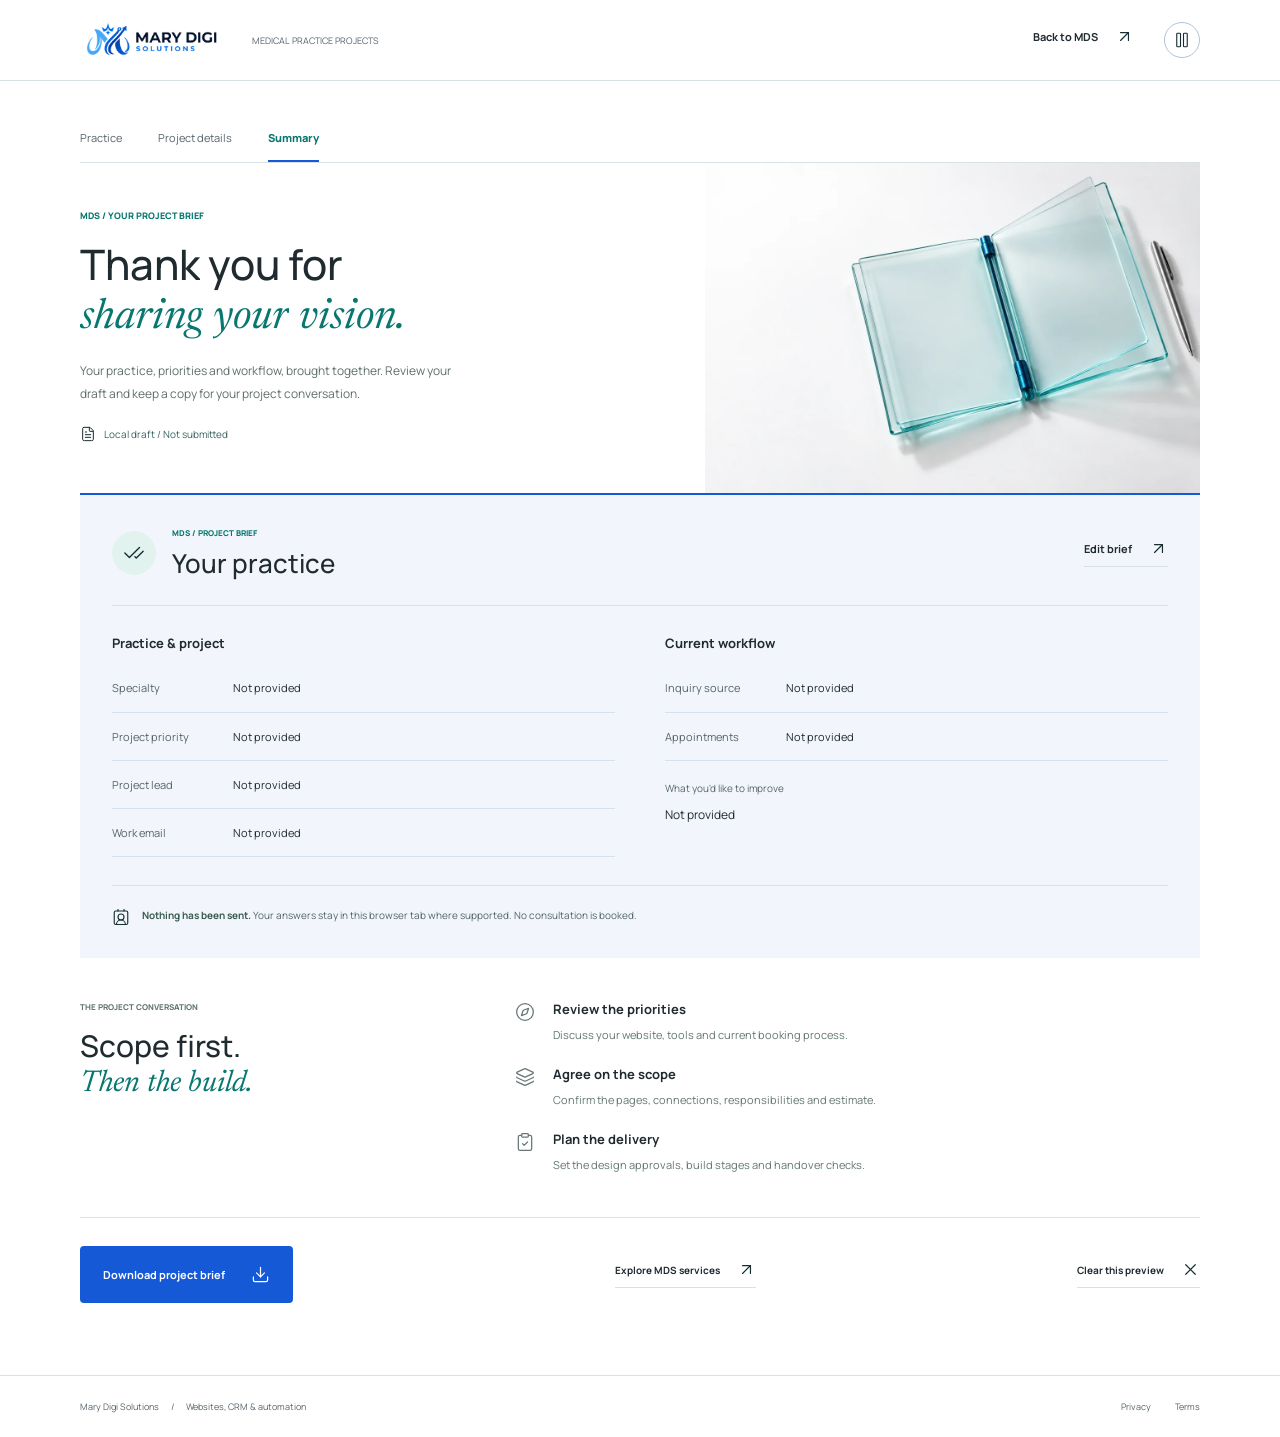
<file: thank-you.html>
<!doctype html>
<html lang="en">
<head>
  <meta charset="utf-8">
  <meta name="viewport" content="width=device-width, initial-scale=1">
  <meta name="robots" content="noindex, nofollow">
  <meta name="theme-color" content="#f4f7f6">
  <meta name="description" content="Review your local clinic website, CRM and automation project brief.">
  <title>Your Project Summary | Mary Digi Solutions</title>
  <link rel="preconnect" href="https://fonts.googleapis.com">
  <link rel="preconnect" href="https://fonts.gstatic.com" crossorigin>
  <link href="https://fonts.googleapis.com/css2?family=Manrope:wght@400;500;600;700;800&amp;family=Newsreader:ital,opsz,wght@1,6..72,400;1,6..72,500&amp;display=swap" rel="stylesheet">
  <link rel="stylesheet" href="assets/css/medical-v3.css?v=3">
  <link rel="stylesheet" href="assets/css/medical-flow-v6.css?v=6">
  <script src="assets/js/practice-flow-v3.js?v=6" defer></script>
  <script src="assets/js/practice-visual-v6.js?v=7" defer></script>
  <link rel="stylesheet" href="assets/css/medical-expression-v7.css?v=7">
  <script src="assets/js/medical-expression-v7.js?v=7" defer></script>
</head>
<body class="flow-page project-page">
  <a class="skip-link" href="#main">Skip to content</a>
  <header class="flow-header"><nav class="project-shell navigation" aria-label="Project navigation"><a class="brand" href="index.html"><img src="assets/images/logo-horizontal-transparent-optimized.png" width="780" height="323" alt="Mary Digi Solutions"></a><span class="project-header-label">MEDICAL PRACTICE PROJECTS</span><a class="text-link" href="index.html">Back to MDS <img class="icon" src="assets/icons/arrow-up-right.svg" alt=""></a><button class="icon-button page-motion-toggle" type="button" aria-label="Pause page motion" title="Pause page motion" aria-pressed="false" hidden><img src="assets/icons/pause.svg" width="18" height="18" alt=""></button></nav></header>
  <main class="project-shell project-main" id="main">
    <ol class="project-progress" aria-label="Project progress"><li class="is-complete">Practice</li><li class="is-complete">Project details</li><li aria-current="step">Summary</li></ol>
    <section class="project-intro summary-intro" aria-labelledby="project-title"><img class="project-art" src="assets/images/medical/project-folio-v6.webp" width="1200" height="800" alt="Custom medical-teal glass project folio with a cobalt hinge and silver pen"><div class="project-intro-copy"><p class="eyebrow">MDS / YOUR PROJECT BRIEF</p><h1 id="project-title">Thank you for<br><em>sharing your vision.</em></h1><p>Your practice, priorities and workflow, brought together. Review your draft and keep a copy for your project conversation.</p><span class="draft-mark"><img src="assets/icons/file-text.svg" width="20" height="20" alt=""> Local draft / Not submitted</span></div></section>
    <section class="project-summary" aria-labelledby="summary-title">
      <div class="summary-heading"><div><img class="project-status-icon" src="assets/icons/check-check.svg" alt="" width="44" height="44"><div><p class="eyebrow">MDS / PROJECT BRIEF</p><h2 id="summary-title" data-brief="practice">Your practice</h2></div></div><a class="text-link" href="step-2.html">Edit brief <img class="icon" src="assets/icons/arrow-up-right.svg" alt=""></a></div>
      <div class="summary-columns"><div><h3>Practice &amp; project</h3><dl class="summary-facts"><div><dt>Specialty</dt><dd data-brief="specialty">Not provided</dd></div><div><dt>Project priority</dt><dd data-brief="project">Not provided</dd></div><div><dt>Project lead</dt><dd data-brief="contact_name">Not provided</dd></div><div><dt>Work email</dt><dd data-brief="contact_email">Not provided</dd></div></dl></div><div><h3>Current workflow</h3><dl class="summary-facts"><div><dt>Inquiry source</dt><dd data-brief="source">Not provided</dd></div><div><dt>Appointments</dt><dd data-brief="booking_method">Not provided</dd></div></dl><div class="summary-priority"><h4>What you'd like to improve</h4><p data-brief="friction">Not provided</p></div></div></div>
      <p class="summary-local"><img src="assets/icons/contact-round.svg" alt="" width="18" height="18"><span><strong>Nothing has been sent.</strong> Your answers stay in this browser tab where supported. No consultation is booked.</span></p>
    </section>
    <section class="summary-next" aria-labelledby="next-title"><div><p class="eyebrow">THE PROJECT CONVERSATION</p><h2 id="next-title">Scope first.<br><em>Then the build.</em></h2></div><ol><li><img src="assets/icons/compass.svg" width="20" height="20" alt=""><div><h3>Review the priorities</h3><p>Discuss your website, tools and current booking process.</p></div></li><li><img src="assets/icons/layers.svg" width="20" height="20" alt=""><div><h3>Agree on the scope</h3><p>Confirm the pages, connections, responsibilities and estimate.</p></div></li><li><img src="assets/icons/clipboard-check.svg" width="20" height="20" alt=""><div><h3>Plan the delivery</h3><p>Set the design approvals, build stages and handover checks.</p></div></li></ol></section>
    <div class="summary-actions"><button class="button" type="button" data-download-brief hidden>Download project brief <img class="icon" src="assets/icons/download.svg" alt=""></button><a class="text-link" href="index.html#solutions">Explore MDS services <img class="icon" src="assets/icons/arrow-up-right.svg" alt=""></a><a class="text-link" href="index.html" data-clear-brief>Clear this preview <img class="icon" src="assets/icons/x.svg" alt=""></a></div>
  </main>
  <footer class="project-footer"><div class="project-shell"><p>Mary Digi Solutions <span>/</span> Websites, CRM &amp; automation</p><nav aria-label="Legal"><a href="https://marydigisolutions.com/privacy-policy.html">Privacy</a><a href="https://marydigisolutions.com/terms-and-conditions.html">Terms</a></nav></div></footer>
</body>
</html>
</file>
<file: assets/css/medical-v3.css>
:root {
  --blue: #1659d6;
  --ink: #172d31;
  --teal: #12776f;
  --mint: #d9ede5;
  --paper: #f4f7f5;
  --muted: #5e6d6f;
  --line: #d6dfdb;
  --dark: #102e2d;
  --header: 82px;
  font-family: "Manrope", Arial, sans-serif;
  font-synthesis: none;
  color: var(--ink);
  background: #fff;
}
* { box-sizing: border-box; letter-spacing: 0; }
html { scroll-behavior: smooth; scroll-padding-top: calc(var(--header) + 24px); }
body { margin: 0; }
body.menu-open { overflow: hidden; }
img { display: block; max-width: 100%; }
a { color: inherit; text-decoration: none; }
button, input, select, textarea { font: inherit; }
button { cursor: pointer; }
button, a { -webkit-tap-highlight-color: transparent; }
h1, h2, h3, p { margin: 0; }
h1, h2, h3 { font-weight: 500; }
em { font-family: "Newsreader", Georgia, serif; font-weight: 400; color: var(--teal); }
[hidden] { display: none !important; }
:focus-visible { outline: 3px solid var(--blue); outline-offset: 5px; }
.shell { width: min(1280px, calc(100% - 112px)); margin-inline: auto; }
.section { padding-block: 112px; }
.icon { width: 19px; height: 19px; flex-shrink: 0; }
.skip-link { position: fixed; top: -90px; left: 16px; padding: 16px; z-index: 200; background: white; }
.skip-link:focus { top: 12px; }
.eyebrow { display: flex; align-items: center; gap: 10px; font-size: 10px; line-height: 1.6; font-weight: 800; color: var(--teal); margin-bottom: 24px; }
.live-dot { display: inline-block; width: 7px; height: 7px; border-radius: 50%; background: #249583; flex-shrink: 0; }
.site-header { height: var(--header); position: sticky; top: 0; z-index: 50; background: rgba(255,255,255,.97); border-bottom: 1px solid #dbe3df; }
.navigation { height: 100%; display: flex; align-items: center; gap: 34px; }
.brand { flex-shrink: 0; }
.brand img { width: 152px; height: auto; }
.desktop-nav { display: flex; gap: 34px; margin-left: auto; font-size: 12px; font-weight: 600; }
.desktop-nav a { padding: 18px 0; }
.desktop-nav a:hover, .text-link:hover { color: var(--teal); }
.nav-contact { margin-left: 26px; display: flex; align-items: center; gap: 26px; font-size: 12px; font-weight: 700; border-bottom: 1px solid var(--ink); padding-block: 10px; }
.icon-button { width: 44px; height: 44px; flex-shrink: 0; display: grid; place-items: center; border: 1px solid var(--line); background: transparent; border-radius: 50%; }
.icon-button:hover { background: #e9f3ee; }
.menu-toggle, .mobile-menu { display: none; }
.button { display: inline-flex; align-items: center; justify-content: space-between; gap: 26px; padding: 18px 22px; min-height: 56px; border: 1px solid transparent; border-radius: 4px; background: var(--blue); color: white; font-size: 12px; font-weight: 700; transition: background .2s, transform .2s; }
.button .icon { filter: brightness(0) invert(1); }
.button:hover { background: #0e48b5; transform: translateY(-2px); }
.text-button, .text-link { display: inline-flex; align-items: center; gap: 17px; background: none; border: none; padding: 0; font-size: 12px; font-weight: 700; }
.text-link { padding-bottom: 8px; border-bottom: 1px solid var(--line); }

/* The scene follows native scrolling; no wheel interception or scroll locking. */
.pulse-hero { position: relative; background: var(--paper); --scene: 0; --reveal: 0%; --intro: 1; --arrival: 0; }
.motion-ready .pulse-hero { height: 172svh; min-height: 1140px; }
.hero-stage { position: relative; isolation: isolate; height: calc(100svh - var(--header) - 50px); min-height: 640px; max-height: 900px; overflow: hidden; background: #edf3f4; }
.motion-ready .hero-stage { position: sticky; top: var(--header); }
.hero-art, .hero-art > img, .clinic-reveal, .clinic-reveal img { position: absolute; inset: 0; width: 100%; height: 100%; }
.hero-art { z-index: -1; }
.pavilion-image { object-fit: cover; object-position: 57% center; transform: scale(calc(1 + var(--scene) * .12)); transform-origin: 74% 50%; }
.motion-ready:not(.scene-paused) .pavilion-image { animation: pavilion-arrive 1.6s cubic-bezier(.2,.7,.3,1); }
@keyframes pavilion-arrive { from { transform: scale(1.06); } to { transform: scale(1); } }
.clinic-reveal { clip-path: inset(0 calc(100% - var(--reveal)) 0 0); }
.clinic-reveal img { object-fit: cover; object-position: center 55%; }
.clinic-reveal::after { content: ""; position: absolute; inset: 0; background: rgba(13,40,40,.34); }
.scan-light { position: absolute; top: 0; bottom: 0; left: var(--reveal); width: 2px; background: #b1fff2; box-shadow: 0 0 34px 9px #5addc665; opacity: var(--arrival); }
.hero-content { padding-top: 70px; position: relative; z-index: 2; }
.hero-copy { width: 600px; max-width: 53%; opacity: var(--intro); transform: translateY(calc(var(--scene) * -30px)); }
.hero-copy .eyebrow { font-size: 10px; margin-bottom: 28px; }
.hero-copy h1 { font-size: 72px; line-height: 1.045; }
.hero-copy h1 em { display: inline-block; font-size: 79px; line-height: 1.05; }
.hero-lede { font-size: 15px; line-height: 1.85; color: #354d53; margin-top: 26px; }
.hero-actions { display: flex; align-items: center; flex-wrap: wrap; gap: 23px; margin-top: 30px; }
.hero-capabilities { display: flex; gap: 22px; margin-top: 30px; font-size: 10px; color: #4e696e; }
.hero-capabilities span + span::before { content: "+"; color: var(--teal); margin-right: 22px; }
.hero-marker { position: absolute; right: 5%; top: 69%; display: flex; align-items: center; gap: 12px; opacity: var(--intro); }
.marker-line { width: 50px; height: 1px; background: #267c7f; }
.marker-dot { width: 6px; height: 6px; background: var(--teal); border-radius: 50%; }
.hero-marker small { display: block; font-size: 8px; font-weight: 800; margin-bottom: 7px; }
.hero-marker strong { display: block; font-size: 11px; font-weight: 500; }
.hero-arrival { position: absolute; left: 0; right: 0; top: 29%; opacity: var(--arrival); pointer-events: none; color: #fff; transform: translateY(calc((1 - var(--scene)) * 25px)); }
.hero-arrival .eyebrow { color: #c5f4e2; }
.hero-arrival h2 { font-size: 64px; line-height: 1.1; max-width: 790px; }
.hero-arrival h2 em { color: #d1fae5; }
.hero-arrival > p:last-child { margin-top: 25px; font-size: 16px; }
.hero-bottom { position: absolute; bottom: 0; left: 0; right: 0; background: rgba(252,254,253,.95); }
.hero-chapters { display: flex; align-items: center; min-height: 93px; gap: 30px; }
.hero-chapter-label { display: flex; align-items: center; gap: 13px; font-size: 9px; font-weight: 800; line-height: 1.5; width: 195px; }
.hero-chapter-label .icon { width: 27px; height: 27px; }
.chapter-buttons { display: grid; grid-template-columns: repeat(3,minmax(0,1fr)); gap: 45px; flex: 1; }
.chapter-buttons button { display: flex; gap: 13px; align-items: center; padding: 15px 0; border: none; background: transparent; text-align: left; color: #7d8a88; font-size: 12px; }
.chapter-buttons small { font-size: 9px; }
.chapter-buttons .is-active { color: var(--ink); font-weight: 800; }
.hero-progress { height: 2px; background: #dee6e3; }
.hero-progress span { display: block; width: var(--reveal); height: 100%; background: var(--teal); }
.practice-strip { padding: 25px 0; background: var(--paper); border-bottom: 1px solid var(--line); }
.practice-strip .shell { display: flex; align-items: center; justify-content: space-between; gap: 20px; flex-wrap: wrap; }
.practice-strip .shell > span:first-child { font-size: 8px; font-weight: 800; color: #647270; }
.practice-strip p { font-size: 12px; }
.strip-cross { color: #529285; font-size: 20px; }

.section-heading h2 { font-size: 49px; line-height: 1.12; }
.section-heading > p:last-child { margin-top: 26px; color: var(--muted); font-size: 14px; line-height: 1.8; }
.horizontal { display: flex; align-items: end; justify-content: space-between; gap: 60px; margin-bottom: 60px; }
.horizontal > p:last-child { max-width: 300px; margin-bottom: 4px; }
.friction { display: grid; grid-template-columns: .8fr 1.2fr; gap: 100px; }
.friction-list article { display: flex; gap: 25px; align-items: start; padding: 30px 0; border-bottom: 1px solid var(--line); }
.friction-list article:first-child { padding-top: 12px; }
.row-number { color: #398978; font-size: 10px; margin-top: 5px; }
.friction-list h3 { font-size: 21px; margin-bottom: 13px; }
.friction-list p { font-size: 13px; line-height: 1.85; color: var(--muted); max-width: 440px; }
.friction-list .icon { margin: 3px 0 0 auto; }
.journey-section { background: var(--dark); color: #fff; }
.journey-section .eyebrow { color: #9fcdc0; }
.journey-section em { color: #aedac9; }
.journey-section .horizontal > p:last-child { color: #aec7c1; }
.journey-workspace { display: grid; grid-template-columns: .9fr 1.1fr; gap: 90px; align-items: center; }
.journey-selector { display: grid; }
.journey-selector button { display: flex; align-items: center; width: 100%; gap: 22px; border: none; border-top: 1px solid #42615c; padding: 26px 0; background: transparent; color: #93aaa4; text-align: left; }
.journey-selector button:last-child { border-bottom: 1px solid #42615c; }
.journey-selector button > span { font-size: 10px; }
.journey-selector strong, .journey-selector small { display: block; }
.journey-selector strong { font-size: 18px; font-weight: 500; }
.journey-selector small { font-size: 11px; margin-top: 7px; }
.journey-selector .icon { margin-left: auto; filter: brightness(0) invert(1); opacity: .35; }
.journey-selector [aria-selected="true"] { color: #fff; }
.journey-selector [aria-selected="true"] .icon { opacity: 1; }
.journey-selector [aria-selected="true"] > span { color: #bde9ca; }
.journey-panel { min-height: 414px; background: #f6f9f6; border-radius: 6px; color: var(--ink); padding: 30px; box-shadow: 0 24px 40px #001a1a30; }
.record-top { display: flex; justify-content: space-between; align-items: center; gap: 16px; padding-bottom: 25px; border-bottom: 1px solid var(--line); }
.record-top > span { display: flex; align-items: center; gap: 9px; font-size: 9px; font-weight: 800; }
.record-top > small { font-size: 8px; color: #758680; }
.record-title { display: flex; align-items: center; gap: 15px; margin-top: 26px; }
.record-title > img { width: 35px; height: 35px; opacity: .7; }
.record-title small { font-size: 8px; color: var(--teal); font-weight: 800; }
.record-title h3 { font-size: 17px; margin-top: 7px; }
.record-status { margin-left: auto; font-size: 9px; color: var(--teal); border-bottom: 1px solid #6eac9e; padding: 6px 0; }
.record-description { min-height: 44px; margin: 24px 0 6px; font-size: 12px; color: var(--muted); line-height: 1.8; }
.record-fields { margin: 0; }
.record-fields > div { display: flex; justify-content: space-between; gap: 20px; border-bottom: 1px solid var(--line); padding: 13px 0; font-size: 11px; }
.record-fields dt { color: var(--muted); }
.record-fields dd { margin: 0; font-weight: 600; text-align: right; }
.record-event { display: flex; gap: 12px; align-items: center; margin-top: 22px; color: var(--teal); font-size: 11px; }
.record-timeline { display: flex; gap: 5px; margin-top: 25px; }
.record-timeline span { height: 3px; flex: 1; background: #dce5df; transition: background .25s; }
.record-timeline .is-complete { background: #2a897a; }
.journey-foot { margin-top: 60px; padding-top: 25px; border-top: 1px solid #42615c; display: flex; justify-content: space-between; gap: 25px; font-size: 10px; color: #bad2cc; }
.journey-foot i { font-style: normal; margin-inline: 13px; color: #6e9288; }
.journey-foot a { display: flex; align-items: center; gap: 15px; color: white; }
.journey-foot .icon { filter: brightness(0) invert(1); }

.solution-feature { display: grid; grid-template-columns: 1.25fr .8fr; align-items: center; gap: 80px; }
.website-exhibit { background: #e5ede8; padding: 32px 32px 0; overflow: hidden; border-radius: 5px; }
.exhibit-browser { height: 32px; background: #fff; display: flex; align-items: center; gap: 5px; padding: 0 13px; border-radius: 5px 5px 0 0; border-bottom: 1px solid #e5e9e5; }
.exhibit-browser > span { width: 4px; height: 4px; border-radius: 50%; background: #becbc2; }
.exhibit-browser small { margin: auto; font-size: 6px; color: #6d7b73; }
.example-site { background: #fff; }
.example-nav { padding: 17px; display: flex; align-items: center; justify-content: space-between; gap: 15px; }
.example-nav strong { font-size: 8px; }
.example-nav strong span { color: var(--teal); font-size: 13px; margin-left: 5px; }
.example-nav > small { font-size: 7px; color: #87918b; }
.example-hero { position: relative; height: 268px; isolation: isolate; overflow: hidden; }
.example-hero > img { width: 100%; height: 100%; object-fit: cover; object-position: 60% center; }
.example-hero > div { position: absolute; inset: auto auto 22px 22px; padding: 16px; background: #fffffff0; }
.example-hero small { font-size: 6px; display: block; margin-bottom: 10px; color: var(--teal); }
.example-hero strong { font-family: "Newsreader", Georgia, serif; font-style: italic; font-size: 29px; font-weight: 400; line-height: 1.1; }
.example-cta { margin-top: 15px; display: flex; align-items: center; gap: 12px; color: var(--teal); font-size: 7px; }
.example-cta .icon { width: 12px; height: 12px; }
.example-services { padding: 19px 12px; display: flex; justify-content: space-around; gap: 10px; font-size: 7px; }
.exhibit-caption { display: flex; justify-content: space-between; padding-block: 22px; gap: 15px; font-size: 8px; color: #657c6e; }
.feature-icon { display: inline-grid; place-items: center; width: 55px; height: 55px; border: 1px solid var(--line); border-radius: 50%; margin-bottom: 26px; }
.solution-copy h3, .operations-copy h3 { font-size: 34px; line-height: 1.15; margin-bottom: 20px; }
.solution-copy > p, .operations-copy > p:not(.eyebrow) { color: var(--muted); font-size: 13px; line-height: 1.9; }
.check-list { list-style: none; padding: 0; margin: 25px 0; font-size: 11px; }
.check-list li { margin-top: 12px; padding-left: 22px; background: url('../icons/check.svg') left 1px / 13px no-repeat; }
.solution-copy .text-link { margin-top: 6px; }
.operations-feature { margin-top: 84px; padding-top: 70px; border-top: 1px solid var(--line); display: grid; grid-template-columns: .85fr 1.15fr; align-items: center; gap: 110px; }
.operations-copy .text-link { margin-top: 25px; }
.connection-map { padding: 10px 16px; }
.connection-source { display: flex; align-items: center; justify-content: center; gap: 14px; font-size: 12px; }
.connector.vertical { display: block; width: 1px; height: 35px; background: #a2bfb1; margin: 12px auto 0; }
.connection-hub { display: flex; align-items: center; gap: 18px; background: var(--mint); padding: 25px; border: 1px solid #b5d1c6; border-radius: 5px; }
.connection-hub small, .connection-hub strong { display: block; }
.connection-hub small { color: #3f7267; font-size: 8px; margin-bottom: 8px; }
.connection-hub strong { font-size: 17px; font-weight: 500; }
.connection-hub .live-dot { margin-left: auto; }
.connection-branches { display: grid; grid-template-columns: repeat(3,minmax(0,1fr)); position: relative; padding-top: 45px; }
.connection-branches::before { content: ''; position: absolute; top: 22px; left: 16.66%; right: 16.66%; height: 1px; background: #a2bfb1; }
.connection-branches::after { content: ''; position: absolute; top: 0; left: 50%; width: 1px; height: 23px; background: #a2bfb1; }
.connection-branches > div { display: grid; gap: 12px; justify-items: center; position: relative; font-size: 10px; }
.connection-branches > div::before { content: ''; position: absolute; top: -23px; left: 50%; width: 1px; height: 15px; background: #a2bfb1; }
.care-band { display: grid; grid-template-columns: 1.1fr 1fr; background: #dfebe4; }
.care-band > img { width: 100%; height: 100%; min-height: 630px; object-fit: cover; object-position: 60% center; }
.care-band-copy { padding: 80px 64px; align-self: center; }
.care-band h2 { font-size: 53px; line-height: 1.05; }
.care-band-copy > p:not(.eyebrow) { max-width: 360px; font-size: 13px; line-height: 1.9; color: #4f675e; margin-top: 25px; }
.care-band .text-link { margin-top: 30px; border-color: #aec8ba; }
.process-list { list-style: none; padding: 0; margin: 0; display: grid; grid-template-columns: repeat(4,minmax(0,1fr)); gap: 35px; }
.process-list li { border-top: 1px solid var(--line); padding-top: 25px; }
.process-list li > span { font-size: 11px; color: var(--teal); }
.process-list h3 { font-size: 22px; margin-top: 25px; margin-bottom: 14px; }
.process-list p { font-size: 12px; color: var(--muted); line-height: 1.85; }
.audit-section { background: #edf2ee; border-top: 1px solid #e0e8e2; }
.audit-layout { display: grid; grid-template-columns: 1fr 1fr; gap: 130px; align-items: center; }
.audit-copy h2 { font-size: 60px; line-height: 1.07; }
.audit-copy > p:not(.eyebrow) { font-size: 14px; line-height: 1.85; color: var(--muted); margin: 25px 0; max-width: 410px; }
.review-includes > span { font-size: 9px; font-weight: 800; }
.review-includes p { display: flex; align-items: center; gap: 13px; font-size: 12px; margin-top: 14px; }
.review-includes .icon { width: 14px; height: 14px; }
.audit-signature { display: flex; gap: 25px; align-items: center; margin-top: 40px; padding-top: 25px; border-top: 1px solid #cfdbd2; }
.audit-signature img { width: 117px; height: auto; }
.audit-signature span { font-size: 9px; color: #63766a; line-height: 1.7; }
.review-form { background: #fff; padding: 38px; border-radius: 5px; border: 1px solid #e0e7e0; }
.form-heading { display: flex; justify-content: space-between; gap: 12px; color: #708679; font-size: 8px; padding-bottom: 22px; border-bottom: 1px solid var(--line); }
.form-heading small { font-size: 9px; }
.review-form h3 { font-size: 25px; margin: 26px 0; }
label { display: block; font-size: 11px; font-weight: 700; margin-bottom: 22px; }
input, select, textarea { display: block; width: 100%; min-width: 0; min-height: 48px; padding: 13px 12px; margin-top: 9px; border: 1px solid #d8e0d9; background: #fcfdfc; color: var(--ink); border-radius: 3px; font-size: 12px; }
textarea { resize: vertical; min-height: 105px; }
.review-form .button { width: 100%; }
.form-note { font-size: 10px; line-height: 1.7; color: #6c7b73; margin-top: 17px; }
.faq { display: grid; grid-template-columns: 1fr 1.2fr; gap: 100px; }
.faq-list details { border-bottom: 1px solid var(--line); }
.faq-list details:first-child { border-top: 1px solid var(--line); }
.faq-list summary { display: flex; align-items: center; justify-content: space-between; gap: 30px; list-style: none; padding: 26px 0; cursor: pointer; font-size: 13px; font-weight: 600; }
.faq-list summary::-webkit-details-marker { display: none; }
.faq-list details[open] .icon { transform: rotate(45deg); }
.faq-list p { font-size: 12px; line-height: 1.9; color: var(--muted); padding: 0 35px 25px 0; }
.site-footer { background: #172d31; color: white; padding: 65px 0 26px; }
.footer-top { display: flex; justify-content: space-between; align-items: center; gap: 30px; padding-bottom: 50px; }
.site-footer .eyebrow { color: #a8c6bc; }
.site-footer h2 { font-size: 44px; line-height: 1.1; }
.site-footer em { color: #b2d2c6; }
.footer-arrow { display: grid; place-items: center; width: 96px; height: 96px; flex-shrink: 0; border: 1px solid #607b73; border-radius: 50%; transition: background .2s; }
.footer-arrow:hover { background: #2c4948; }
.footer-arrow img { filter: brightness(0) invert(1); }
.footer-bottom { display: flex; align-items: center; justify-content: space-between; gap: 25px; border-top: 1px solid #3c5352; padding-top: 25px; font-size: 10px; color: #b2c0bb; }
.footer-bottom nav { display: flex; gap: 25px; }
.footer-bottom a { display: flex; gap: 8px; align-items: center; }
.footer-bottom .icon { width: 12px; height: 12px; filter: brightness(0) invert(1); }
.js-ready .reveal { transition: opacity .65s ease, transform .65s ease; }
.js-ready .reveal:not(.in-view) { opacity: 0; transform: translateY(20px); }

/* Shared review pages keep the same visual language and native form behavior. */
.flow-page { background: var(--paper); }
.flow-header { background: #fff; border-bottom: 1px solid var(--line); }
.flow-header .navigation { min-height: 82px; justify-content: space-between; }
.flow-header .text-link { border: 0; }
.flow-breadcrumb { font-size: 10px; color: var(--muted); }
.flow-main { padding-top: 48px; padding-bottom: 90px; }
.flow-progress { display: flex; gap: 40px; padding: 0 0 30px; list-style: none; border-bottom: 1px solid var(--line); font-size: 10px; color: #819087; }
.flow-progress span { margin-right: 9px; }
.flow-progress [aria-current] { color: var(--teal); font-weight: 800; }
.flow-intro { display: flex; justify-content: space-between; gap: 70px; align-items: end; margin: 45px 0; }
.flow-intro h1 { font-size: 52px; line-height: 1.1; }
.flow-intro > p { max-width: 370px; color: var(--muted); font-size: 13px; line-height: 1.9; }
.flow-columns { display: grid; grid-template-columns: 1.05fr 1fr; gap: 40px; align-items: start; }
.flow-scene { position: sticky; top: 20px; min-height: 610px; background: var(--dark); color: #fff; overflow: hidden; }
.flow-scene > img { width: 100%; height: 330px; object-fit: cover; object-position: 70% center; }
.flow-scene-copy { padding: 30px; }
.flow-scene .eyebrow { color: #b5dace; margin-bottom: 15px; }
.flow-scene h2 { font-size: 30px; line-height: 1.15; }
.flow-scene em { color: #b5dace; }
.flow-scene p:not(.eyebrow) { font-size: 12px; line-height: 1.9; color: #b8ccc6; margin-top: 18px; }
.flow-footer { padding: 25px 0; border-top: 1px solid var(--line); font-size: 10px; color: var(--muted); }
.flow-footer .shell { display: flex; justify-content: space-between; gap: 20px; }
.flow-footer nav { display: flex; gap: 20px; }
.consultation-dialog { width: min(580px,calc(100% - 32px)); border: none; padding: 46px; border-radius: 6px; color: var(--ink); }
.consultation-dialog::backdrop { background: #102e2da8; backdrop-filter: blur(5px); }
.dialog-close { position: absolute; top: 14px; right: 14px; width: 34px; height: 34px; }
.dialog-symbol { width: 55px; height: 55px; padding: 15px; background: var(--mint); border-radius: 50%; margin-bottom: 25px; }
.consultation-dialog h2 { font-size: 34px; line-height: 1.1; margin-bottom: 20px; }
.consultation-dialog > p:not(.eyebrow) { font-size: 13px; color: var(--muted); line-height: 1.8; margin-bottom: 24px; }
.consultation-dialog .button { width: 100%; }
.confirmation { padding: 90px 0; display: grid; grid-template-columns: 1fr .85fr; gap: 90px; align-items: center; }
.confirmation h1 { font-size: 60px; line-height: 1.05; margin-bottom: 25px; }
.confirmation > div > p:not(.eyebrow) { color: var(--muted); font-size: 14px; line-height: 1.85; margin-bottom: 30px; }
.confirmation > img { width: 100%; aspect-ratio: 1; object-fit: cover; object-position: 78% center; border-radius: 5px; }
.brief-summary { padding: 25px 0; margin: 25px 0; border-block: 1px solid var(--line); }
.brief-summary div { display: flex; justify-content: space-between; gap: 20px; font-size: 12px; margin-bottom: 15px; }
.brief-summary div:last-child { margin: 0; }
.brief-summary dt { color: var(--muted); }
.brief-summary dd { margin: 0; max-width: 60%; text-align: right; overflow-wrap: anywhere; }
.confirmation-next { padding-top: 0; }
.confirmation-next .process-list { grid-template-columns: repeat(3,minmax(0,1fr)); }
.complete-action { margin-top: 24px; }

@media (min-width: 1600px) {
  .hero-content { padding-top: 90px; }
  .hero-copy h1 { font-size: 82px; }
  .hero-copy h1 em { font-size: 88px; }
}
@media (max-width: 1190px) {
  .shell { width: calc(100% - 72px); }
  .hero-copy h1 { font-size: 59px; }
  .hero-copy h1 em { font-size: 65px; }
  .hero-copy { max-width: 57%; }
  .hero-content { padding-top: 64px; }
  .hero-marker { right: 3%; top: 73%; }
  .hero-chapters { gap: 24px; }
  .chapter-buttons { gap: 24px; }
  .hero-chapter-label { width: 150px; }
  .friction { gap: 60px; }
  .journey-workspace { gap: 45px; }
  .solution-feature { gap: 45px; }
  .operations-feature { gap: 65px; }
  .audit-layout { gap: 65px; }
  .care-band-copy { padding: 60px 40px; }
  .care-band h2 { font-size: 46px; }
  .faq { gap: 60px; }
  .section-heading h2 { font-size: 44px; }
}
@media (max-width: 900px) {
  :root { --header: 76px; }
  .desktop-nav { gap: 20px; font-size: 10px; }
  .nav-contact { margin-left: 0; gap: 18px; }
  .hero-copy { max-width: 65%; }
  .pavilion-image { object-position: 82% center; }
  .hero-copy h1 { font-size: 54px; }
  .hero-copy h1 em { font-size: 60px; }
  .hero-actions { gap: 18px; }
  .hero-actions .button { padding-inline: 17px; font-size: 11px; }
  .hero-marker { display: none; }
  .hero-chapter-label { display: none; }
  .section { padding-block: 82px; }
  .friction { grid-template-columns: .85fr 1.15fr; gap: 45px; }
  .friction-list h3 { font-size: 18px; }
  .friction-list .icon { display: none; }
  .horizontal { gap: 35px; }
  .horizontal > p:last-child { max-width: 210px; font-size: 12px; }
  .journey-workspace { grid-template-columns: 1fr; gap: 32px; }
  .journey-selector { grid-template-columns: repeat(4,minmax(0,1fr)); gap: 18px; }
  .journey-selector button { display: block; padding: 20px 0; border-bottom: 0 !important; }
  .journey-selector strong { font-size: 14px; margin-top: 12px; }
  .journey-selector small { font-size: 10px; line-height: 1.6; }
  .journey-selector .icon { display: none; }
  .journey-panel { min-height: 405px; }
  .solution-feature { grid-template-columns: 1fr 1fr; gap: 32px; }
  .website-exhibit { padding: 20px 20px 0; }
  .example-hero { height: 285px; }
  .exhibit-caption { font-size: 7px; }
  .solution-copy h3 { font-size: 29px; }
  .operations-feature { gap: 40px; }
  .care-band-copy { padding: 50px 32px; }
  .care-band h2 { font-size: 39px; }
  .care-band > img { min-height: 590px; }
  .process-list { gap: 24px; }
  .process-list h3 { font-size: 19px; }
  .audit-layout { gap: 40px; }
  .audit-copy h2 { font-size: 46px; }
  .review-form { padding: 28px; }
  .audit-signature { gap: 15px; flex-wrap: wrap; }
  .faq { grid-template-columns: 1fr; gap: 35px; }
  .flow-intro { gap: 35px; }
  .flow-intro h1 { font-size: 42px; }
  .flow-columns { gap: 25px; }
  .confirmation { gap: 45px; }
  .confirmation h1 { font-size: 47px; }
}
@media (max-width: 680px) {
  :root { --header: 70px; }
  .shell { width: calc(100% - 40px); }
  .navigation { gap: 18px; }
  .brand img { width: 127px; }
  .desktop-nav { display: none; }
  .nav-contact { margin-left: auto; font-size: 11px; gap: 10px; }
  .menu-toggle { display: grid; width: 36px; height: 36px; border: 0; }
  .mobile-menu { position: absolute; top: var(--header); left: 0; right: 0; background: #fff; display: grid; gap: 0; padding: 15px 24px 25px; border-bottom: 1px solid var(--line); box-shadow: 0 25px 40px #102e2d20; }
  .mobile-menu a { padding: 18px 0; border-bottom: 1px solid var(--line); font-size: 16px; }
  .motion-ready .pulse-hero { min-height: 1060px; height: 160svh; }
  .hero-stage { min-height: 680px; height: calc(100svh - var(--header) - 35px); max-height: 850px; }
  .hero-art { background: #e9f1f3; }
  .pavilion-image { height: 55% !important; top: auto !important; bottom: 54px !important; object-position: 86% center; object-fit: cover; }
  .hero-content { padding-top: 30px; }
  .hero-copy { width: 100%; max-width: 100%; }
  .hero-copy .eyebrow { font-size: 8px; margin-bottom: 20px; }
  .hero-copy h1 { font-size: 45px; line-height: 1.02; }
  .hero-copy h1 em { font-size: 49px; }
  .hero-lede { font-size: 12px; line-height: 1.75; margin-top: 19px; }
  .hero-actions { margin-top: 20px; gap: 17px; }
  .hero-actions .button { font-size: 10px; padding: 14px 16px; min-height: 47px; gap: 15px; }
  .hero-actions .text-button { font-size: 10px; gap: 8px; }
  .hero-actions .icon { width: 15px; height: 15px; }
  .hero-capabilities { display: none; }
  .hero-arrival { top: 27%; }
  .hero-arrival h2 { font-size: 42px; }
  .hero-arrival > p:last-child { font-size: 13px; max-width: 270px; line-height: 1.8; }
  .hero-arrival .eyebrow { font-size: 9px; }
  .clinic-reveal img { object-position: 65% center; }
  .hero-chapters { min-height: 76px; gap: 10px; }
  .chapter-buttons { gap: 10px; }
  .chapter-buttons button { display: block; font-size: 9px; line-height: 1.6; min-height: 64px; }
  .chapter-buttons small { display: block; font-size: 8px; margin-bottom: 4px; }
  .motion-toggle { width: 32px; height: 32px; }
  .motion-toggle .icon { width: 13px; height: 13px; }
  .practice-strip { padding: 22px 0; }
  .practice-strip .shell { gap: 12px 16px; justify-content: start; }
  .practice-strip .shell > span:first-child { width: 100%; margin-bottom: 3px; }
  .practice-strip p { font-size: 10px; }
  .strip-cross { font-size: 13px; }
  .section { padding-block: 65px; }
  .eyebrow { font-size: 8px; margin-bottom: 20px; }
  .section-heading h2 { font-size: 37px; }
  .section-heading > p:last-child { font-size: 13px; margin-top: 20px; }
  .friction { grid-template-columns: 1fr; gap: 32px; }
  .friction .section-heading h2 br:nth-child(2) { display: none; }
  .friction-list article { padding-block: 24px; gap: 18px; }
  .friction-list h3 { font-size: 18px; }
  .friction-list p { font-size: 12px; }
  .horizontal { display: block; margin-bottom: 35px; }
  .horizontal > p:last-child { max-width: 100%; font-size: 13px; }
  .journey-selector { grid-template-columns: repeat(2,minmax(0,1fr)); gap: 8px 22px; }
  .journey-selector strong { font-size: 14px; margin-top: 9px; }
  .journey-selector small { font-size: 9px; }
  .journey-panel { padding: 23px; min-height: 420px; }
  .record-top > small { font-size: 6px; }
  .record-title { gap: 10px; }
  .record-title > img { display: none; }
  .record-title h3 { font-size: 16px; }
  .record-status { font-size: 8px; }
  .record-description { font-size: 11px; min-height: 62px; }
  .record-fields > div { font-size: 10px; gap: 10px; }
  .record-event { font-size: 10px; }
  .journey-foot { flex-direction: column; margin-top: 35px; font-size: 9px; }
  .journey-foot i { margin-inline: 5px; }
  .solution-feature, .operations-feature { grid-template-columns: 1fr; gap: 35px; }
  .solution-copy h3, .operations-copy h3 { font-size: 33px; }
  .website-exhibit { padding: 23px 23px 0; }
  .example-hero { height: 275px; }
  .feature-icon { display: none; }
  .operations-feature { margin-top: 50px; padding-top: 50px; }
  .connection-map { padding: 8px 0; }
  .connection-hub { padding: 22px; }
  .connection-hub strong { font-size: 16px; }
  .connection-branches > div { font-size: 9px; }
  .care-band { grid-template-columns: 1fr; }
  .care-band > img { height: 360px; min-height: 0; object-position: center; }
  .care-band-copy { padding: 45px 25px 52px; }
  .care-band h2 { font-size: 44px; }
  .care-band h2 br:nth-child(1), .care-band h2 em br { display: none; }
  .process-list { grid-template-columns: 1fr 1fr; gap: 34px 25px; }
  .process-list h3 { font-size: 20px; margin-top: 18px; }
  .process-list p { font-size: 11px; }
  .audit-layout { grid-template-columns: 1fr; gap: 38px; }
  .audit-copy h2 { font-size: 48px; }
  .audit-copy > p:not(.eyebrow) { font-size: 13px; }
  .audit-signature { margin-top: 28px; }
  .review-form { padding: 27px 23px; }
  .review-form h3 { font-size: 23px; }
  .form-heading { font-size: 7px; }
  .review-form .button { font-size: 11px; padding-inline: 15px; }
  .faq-list summary { font-size: 12px; gap: 20px; padding-block: 22px; }
  .faq-list p { padding-right: 0; }
  .site-footer { padding-top: 48px; }
  .site-footer h2 { font-size: 34px; }
  .footer-arrow { width: 52px; height: 52px; }
  .footer-arrow img { width: 26px; height: 26px; }
  .footer-top { gap: 18px; padding-bottom: 35px; }
  .footer-bottom { flex-direction: column; align-items: start; font-size: 9px; gap: 20px; }
  .footer-bottom nav { gap: 28px; }
  .flow-header .navigation { min-height: 74px; }
  .flow-header .text-link { font-size: 10px; gap: 8px; }
  .flow-breadcrumb { display: none; }
  .flow-main { padding-top: 28px; padding-bottom: 60px; }
  .flow-progress { gap: 20px; font-size: 8px; line-height: 1.7; }
  .flow-progress span { display: block; }
  .flow-intro { display: block; margin-block: 34px; }
  .flow-intro h1 { font-size: 39px; }
  .flow-intro > p { margin-top: 24px; font-size: 12px; }
  .flow-columns { grid-template-columns: 1fr; }
  .flow-columns > .review-form { order: -1; }
  .flow-scene { position: relative; top: auto; min-height: 0; }
  .flow-scene > img { height: 245px; }
  .flow-scene-copy { padding: 25px; }
  .flow-scene h2 { font-size: 29px; }
  .flow-footer .shell { flex-direction: column; }
  .consultation-dialog { padding: 38px 25px 28px; }
  .consultation-dialog h2 { font-size: 30px; }
  .confirmation { grid-template-columns: 1fr; padding: 55px 0; gap: 40px; }
  .confirmation h1 { font-size: 45px; }
  .confirmation > img { max-height: 350px; }
  .confirmation-next .process-list { grid-template-columns: 1fr; }
}
@media (min-width: 681px) and (max-width: 900px) {
  .hero-art { background: #e9f1f3; }
  .pavilion-image { top: auto !important; bottom: 80px !important; height: 57% !important; object-position: center; }
}
@media (max-width: 370px) {
  .shell { width: calc(100% - 32px); }
  .navigation { gap: 10px; }
  .brand img { width: 113px; }
  .hero-copy h1 { font-size: 40px; }
  .hero-copy h1 em { font-size: 43px; }
  .hero-actions { gap: 13px; }
  .hero-actions .text-button { font-size: 9px; }
  .hero-actions .button { font-size: 9px; padding-inline: 13px; }
  .section-heading h2 { font-size: 33px; }
  .record-top { gap: 8px; }
  .record-top > span { font-size: 8px; }
  .record-title h3 { font-size: 14px; }
  .site-footer h2 { font-size: 29px; }
}
.scene-paused .pulse-hero { --scene: 0 !important; --reveal: 0% !important; --intro: 1 !important; --arrival: 0 !important; }
@media (prefers-reduced-motion: reduce) {
  html { scroll-behavior: auto; }
  *, *::before, *::after { animation: none !important; transition: none !important; }
  .motion-ready .pulse-hero { height: auto; min-height: 0; }
  .motion-ready .hero-stage { position: relative; top: auto; }
  .js-ready .reveal:not(.in-view) { opacity: 1; transform: none; }
}
</file>
<file: assets/css/medical-motion-v4.css>
.pulse-hero { --interlude: 0; --canvas-opacity: 1; --clinic-opacity: 0; }
.motion-ready .pulse-hero { height: 195svh; min-height: 1230px; }
.medical-canvas { position: absolute; inset: 0; pointer-events: none; opacity: 0; }
.medical-canvas canvas { width: 100%; height: 100%; display: block; }
.has-3d .medical-canvas { opacity: var(--canvas-opacity); }
.has-3d .pavilion-image { opacity: 0; }
.clinic-reveal { clip-path: none; opacity: var(--clinic-opacity); z-index: 2; }
.clinic-reveal img { transform: scale(calc(1.035 - var(--clinic-opacity) * .035)); }
.scan-light { display: none; }
.hero-interlude { position: absolute; left: 0; right: 0; top: 28%; opacity: var(--interlude); pointer-events: none; transform: translateY(calc((1 - var(--interlude)) * 18px)); }
.hero-interlude h2 { font-size: 52px; line-height: 1.12; max-width: 630px; }
.layer-key { display: grid; gap: 16px; margin-top: 30px; font-size: 11px; color: #395958; }
.layer-key span { display: flex; align-items: center; gap: 12px; }
.layer-key i { width: 8px; height: 8px; background: #2c7196; border-radius: 2px; }
.layer-key span:nth-child(2) i { background: #249c8d; }
.layer-key span:nth-child(3) i { background: #7fc6b6; }
.hero-marker { right: 5%; top: 76%; }
.hero-arrival { z-index: 3; }
.scene-paused .pulse-hero { --interlude: 0 !important; --canvas-opacity: 1 !important; }
.journey-panel { position: relative; overflow: hidden; }
.journey-panel::after { content: ''; position: absolute; inset: 0; border: 1px solid transparent; border-radius: inherit; pointer-events: none; }
.journey-panel.is-updating::after { animation: record-confirm .65s ease-out; }
.journey-panel.is-updating .record-title, .journey-panel.is-updating .record-event { animation: record-arrive .45s ease-out; }
@keyframes record-confirm { 0% { border-color: #2b9d81; box-shadow: inset 0 0 0 4px #2b9d811c; } 100% { border-color: transparent; box-shadow: inset 0 0 0 0 transparent; } }
@keyframes record-arrive { from { opacity: .3; transform: translateY(7px); } to { opacity: 1; transform: translateY(0); } }
.connection-map { position: relative; }
.connection-map > svg { position: absolute; inset: 0; width: 100%; height: 100%; overflow: visible; pointer-events: none; }
.connection-map.has-live-paths > .connector { visibility: hidden; }
.connection-map.has-live-paths .connection-branches::before,
.connection-map.has-live-paths .connection-branches::after,
.connection-map.has-live-paths .connection-branches > div::before { visibility: hidden; }
.connection-source, .connection-hub, .connection-branches { position: relative; z-index: 1; }
.connection-source .icon, .connection-branches .icon { background: #fff; }
.network-base { stroke: #b9d6c8; stroke-width: 1; fill: none; }
.network-signal { stroke: #168b79; stroke-width: 2; stroke-linecap: round; fill: none; stroke-dasharray: 13 87; animation: network-pulse 3.6s linear infinite; animation-play-state: paused; }
.is-network-visible .network-signal { animation-play-state: running; }
.network-signal:nth-of-type(4) { animation-delay: -.9s; }
.network-signal:nth-of-type(6) { animation-delay: -1.8s; }
.network-signal:nth-of-type(8) { animation-delay: -2.7s; }
.scene-paused .network-signal { animation-play-state: paused; }
@keyframes network-pulse { from { stroke-dashoffset: 100; } to { stroke-dashoffset: -100; } }
.website-exhibit { transition: box-shadow .5s; }
.website-exhibit:hover { box-shadow: 0 22px 50px #193e3214; }
.care-band > img { transition: filter .6s; }
@media (min-width: 1600px) {
  .hero-copy h1 { font-size: 72px; }
  .hero-copy h1 em { font-size: 79px; }
}
@media (max-width: 1190px) {
  .hero-interlude h2 { font-size: 44px; max-width: 510px; }
}
@media (max-width: 900px) {
  .medical-canvas { inset: auto 0 80px; height: 57%; mask-image: linear-gradient(to bottom, transparent, #000 20%); }
  .pavilion-image { mask-image: linear-gradient(to bottom, transparent, #000 20%); }
  .hero-interlude { top: 12%; }
  .hero-interlude h2 { font-size: 42px; }
  .layer-key { display: flex; flex-wrap: wrap; gap: 14px 24px; margin-top: 22px; }
}
@media (max-width: 680px) {
  .motion-ready .pulse-hero { min-height: 1210px; height: 183svh; }
  .medical-canvas { bottom: 54px; height: 55%; }
  .hero-interlude { top: 6%; }
  .hero-interlude h2 { font-size: 34px; }
  .hero-interlude .eyebrow { font-size: 8px; margin-bottom: 18px; }
  .layer-key { display: grid; gap: 11px; font-size: 10px; margin-top: 20px; }
  .layer-key i { width: 6px; height: 6px; }
}
@media (max-width: 370px) {
  .hero-copy h1 { font-size: 36px; }
  .hero-copy h1 em { font-size: 40px; }
}
@media (prefers-reduced-motion: reduce) {
  .motion-ready .pulse-hero { min-height: 0; height: auto; }
  .network-signal { animation: none; stroke-dasharray: none; opacity: .5; }
  .journey-panel.is-updating::after, .journey-panel.is-updating .record-title, .journey-panel.is-updating .record-event { animation: none; }
}
</file>
<file: assets/css/medical-offer-v5.css>
/* Medical-specific offer and editorial sections; shared funnel foundations stay intact. */
.motion-ready .pulse-hero { height: 145svh; min-height: 0; }
.hero-stage { min-height: 0; }
.hero-copy h1 { font-size: 66px; }
.hero-copy h1 em { font-size: 73px; }
.hero-lede { max-width: 450px; }
.hero-copy .eyebrow { font-size: 9px; }
.hero-capabilities { gap: 15px; }
.hero-capabilities span + span::before { margin-right: 15px; }
.practice-reality { display: grid; grid-template-columns: 1.08fr 1fr; gap: 80px; align-items: center; }
.practice-photo { margin: 0; }
.practice-photo img { width: 100%; height: auto; aspect-ratio: 1.12; object-fit: cover; object-position: 43% center; }
.practice-photo figcaption { display: flex; justify-content: space-between; gap: 16px; border-bottom: 1px solid var(--line); padding: 18px 0; font-size: 8px; color: var(--muted); }
.practice-photo figcaption span:first-child { color: var(--teal); font-weight: 800; }
.practice-problem h2, .offer-heading h2, .process-heading h2 { font-size: 47px; line-height: 1.1; }
.practice-problem > p:not(.eyebrow) { margin-top: 24px; color: var(--muted); font-size: 13px; line-height: 1.9; }
.problem-notes { margin: 25px 0; }
.problem-notes > div { padding: 15px 0; border-top: 1px solid var(--line); }
.problem-notes dt { font-size: 12px; font-weight: 700; }
.problem-notes dd { margin: 8px 0 0; color: var(--muted); font-size: 12px; line-height: 1.75; }
.journey-section .horizontal { gap: 40px; }
.journey-section .section-heading h2 { font-size: 45px; }
.offer-heading { display: grid; grid-template-columns: 1.2fr .8fr; gap: 90px; align-items: end; margin-bottom: 76px; }
.offer-heading > div:last-child p { max-width: 370px; font-size: 14px; line-height: 1.9; color: var(--muted); margin-bottom: 26px; }
.service-index { color: var(--blue); font-size: 10px; line-height: 1.65; font-weight: 800; margin-bottom: 25px; }
.website-exhibit { background: transparent; padding: 0; border-radius: 0; overflow: visible; }
.website-exhibit:hover { box-shadow: none; }
.exhibit-browser { height: 40px; background: #edf2f5; border: 1px solid #d2dcdf; border-radius: 4px 4px 0 0; }
.exhibit-browser small { font-size: 7px; }
.example-site { border: 1px solid #d2dcdf; border-top: 0; }
.example-nav { padding: 18px 24px; border-bottom: 1px solid #e2e8e6; }
.example-nav strong { font-size: 10px; }
.example-nav > small { font-size: 8px; color: #52645c; }
.example-hero { height: auto; display: flex; flex-direction: column-reverse; }
.example-hero > div { position: static; padding: 30px 26px 26px; background: #fff; }
.example-hero small { font-size: 7px; }
.example-hero strong { font-size: 34px; line-height: 1.03; color: #203e3d; }
.example-hero > img { height: auto; aspect-ratio: 2; object-fit: cover; object-position: center 58%; }
.example-cta { font-size: 9px; }
.example-services { padding: 20px 10px; font-size: 8px; }
.exhibit-caption { padding-block: 15px; }
.deliverable-list { list-style: none; padding: 0; margin: 27px 0; }
.deliverable-list li { padding: 15px 0; border-top: 1px solid var(--line); font-size: 12px; line-height: 1.7; }
.deliverable-list li span { display: block; color: var(--teal); font-size: 8px; font-weight: 800; margin-bottom: 4px; }
.operations-feature { grid-template-columns: 1fr 1fr; gap: 90px; }
.operations-scope { list-style: none; display: grid; grid-template-columns: 1fr 1fr; gap: 14px 24px; padding: 0; margin: 26px 0 0; }
.operations-scope li { border-left: 2px solid #73ac9d; padding-left: 12px; font-size: 11px; line-height: 1.7; }
.connection-hub strong { font-size: 16px; }
.connection-map { padding: 35px 0; }
.content-studio { background: #edf2f6; padding-block: 88px; }
.content-layout { display: grid; grid-template-columns: .8fr 1fr; gap: 110px; align-items: center; }
.content-portrait { margin: 0; position: relative; }
.content-portrait img { width: 100%; height: auto; aspect-ratio: 4 / 5; object-fit: cover; }
.content-portrait figcaption { font-size: 8px; line-height: 1.7; color: #5f7277; padding-top: 16px; }
.content-copy h2 { font-size: 48px; line-height: 1.12; }
.content-copy > p:not(.service-index):not(.content-boundary) { font-size: 13px; line-height: 1.9; color: var(--muted); margin-top: 23px; max-width: 480px; }
.content-deliverables { margin-top: 25px; }
.content-deliverables > div { padding: 19px 0; border-bottom: 1px solid #d2dce2; }
.content-deliverables h3 { font-size: 16px; margin-bottom: 8px; }
.content-deliverables p { font-size: 11px; line-height: 1.85; color: #566a73; }
.content-boundary { font-size: 10px; line-height: 1.8; color: #566a73; margin: 22px 0; max-width: 430px; }
.process { display: grid; grid-template-columns: 1fr 1fr; gap: 110px; }
.process-heading > p:last-child { font-size: 13px; line-height: 1.9; color: var(--muted); margin-top: 26px; max-width: 360px; }
.process .process-list { display: block; }
.process .process-list li { padding: 25px 0; }
.process .process-list li > span { grid-row: span 2; padding-top: 3px; }
.process .process-list h3 { margin: 0 0 12px; font-size: 20px; }
.audit-copy h2 { font-size: 54px; }
.audit-layout { gap: 90px; }
.form-pair { display: grid; grid-template-columns: 1fr 1fr; gap: 20px; }
.review-form button:disabled { cursor: not-allowed; opacity: .55; }
@media (max-width: 1190px) {
  .hero-copy h1 { font-size: 57px; }
  .hero-copy h1 em { font-size: 64px; }
  .practice-reality, .offer-heading, .solution-feature, .operations-feature, .content-layout, .process { gap: 50px; }
  .practice-problem h2, .offer-heading h2, .content-copy h2, .process-heading h2 { font-size: 41px; }
  .audit-layout { gap: 50px; }
  .journey-section .section-heading h2 { font-size: 40px; }
}
@media (max-width: 900px) {
  .hero-copy h1 { font-size: 50px; }
  .hero-copy h1 em { font-size: 57px; }
  .hero-lede { max-width: 410px; }
  .practice-reality { grid-template-columns: 1fr 1fr; gap: 32px; align-items: start; }
  .practice-photo img { aspect-ratio: .7; }
  .practice-problem h2, .offer-heading h2, .process-heading h2, .content-copy h2 { font-size: 36px; }
  .practice-photo figcaption { flex-direction: column; gap: 6px; }
  .offer-heading { grid-template-columns: 1fr 1fr; gap: 40px; }
  .solution-feature { grid-template-columns: 1fr 1fr; gap: 35px; }
  .solution-copy h3, .operations-copy h3 { font-size: 28px; }
  .operations-feature { gap: 35px; }
  .operations-scope { grid-template-columns: 1fr; }
  .content-layout { grid-template-columns: .85fr 1fr; gap: 40px; }
  .content-portrait img { aspect-ratio: .65; }
  .process { gap: 50px; }
  .audit-layout { gap: 40px; }
  .audit-copy h2 { font-size: 45px; }
}
@media (max-width: 680px) {
  .motion-ready .pulse-hero { height: 140svh; min-height: 0; }
  .navigation { gap: 12px; }
  .nav-contact { max-width: 112px; gap: 10px; font-size: 10px; line-height: 1.5; }
  .nav-contact .icon { width: 16px; height: 16px; }
  .hero-copy h1 { font-size: 42px; }
  .hero-copy h1 em { font-size: 49px; }
  .hero-copy .eyebrow { font-size: 7px; }
  .hero-lede { max-width: 340px; font-size: 12px; line-height: 1.7; }
  .hero-actions { gap: 18px; margin-top: 21px; }
  .hero-actions .button { padding: 15px 16px; font-size: 10px; gap: 13px; }
  .hero-actions .text-button { font-size: 9px; gap: 10px; }
  .hero-arrival > p:last-child { max-width: 310px; line-height: 1.8; }
  .practice-reality, .offer-heading, .solution-feature, .operations-feature, .content-layout, .process { grid-template-columns: 1fr; gap: 38px; }
  .practice-photo img { aspect-ratio: 1.2; }
  .practice-photo figcaption { flex-direction: row; }
  .practice-problem h2, .offer-heading h2, .process-heading h2, .content-copy h2 { font-size: 36px; }
  .journey-section .section-heading h2 { font-size: 33px; }
  .journey-section .horizontal { gap: 20px; }
  .journey-foot { flex-direction: column; line-height: 1.9; }
  .offer-heading { margin-bottom: 40px; gap: 25px; }
  .offer-heading > div:last-child p { font-size: 13px; margin-bottom: 18px; }
  .solution-copy h3, .operations-copy h3 { font-size: 32px; }
  .operations-feature { margin-top: 50px; padding-top: 50px; }
  .operations-scope { grid-template-columns: 1fr 1fr; gap: 15px; }
  .connection-map { padding: 10px 0; }
  .content-studio { padding-block: 58px; }
  .content-portrait { max-width: 430px; width: 100%; }
  .content-portrait img { aspect-ratio: 4 / 5; }
  .content-copy h2 { font-size: 36px; }
  .audit-copy h2 { font-size: 42px; }
  .form-pair { grid-template-columns: 1fr; gap: 0; }
  .site-footer h2 { font-size: 34px; }
}
@media (max-width: 370px) {
  .nav-contact { max-width: 91px; font-size: 9px; }
  .hero-copy h1 { font-size: 36px; }
  .hero-copy h1 em { font-size: 43px; }
  .hero-copy .eyebrow { font-size: 6px; }
  .hero-actions { gap: 13px; }
  .hero-actions .button { font-size: 9px; }
  .hero-actions .text-button { font-size: 8px; }
  .practice-problem h2, .offer-heading h2, .process-heading h2, .content-copy h2 { font-size: 32px; }
  .journey-section .section-heading h2 { font-size: 30px; }
  .site-footer h2 { font-size: 29px; }
}
@media (max-height: 760px) and (min-width: 681px) {
  .hero-content { padding-top: 28px; }
  .hero-copy .eyebrow { margin-bottom: 16px; }
  .hero-copy h1 { font-size: 44px; }
  .hero-copy h1 em { font-size: 49px; }
  .hero-lede { font-size: 12px; line-height: 1.7; margin-top: 16px; max-width: 390px; }
  .hero-actions { margin-top: 18px; gap: 16px; }
  .hero-actions .button { min-height: 46px; padding-block: 12px; }
  .hero-capabilities { display: none; }
}
</file>
<file: assets/css/medical-expression-v7.css>
/* Blue leads the brand; teal signals care. Neutral surfaces keep both distinct. */
:root {
  --ink: #202b30;
  --muted: #56646c;
  --teal: #08776f;
  --mint: #e2f3ef;
  --paper: #f5f7f8;
  --line: #d9e1e5;
  --dark: #202b30;
}
.practice-strip { background: #fff; }
.site-header { background: #fff; }
.practice-strip .shell > span:first-child, .practice-photo figcaption, .content-portrait figcaption { color: var(--muted); }
.journey-section { background: var(--dark); }
.journey-section .eyebrow, .journey-section em { color: #9be1d5; }
.journey-section .horizontal > p:last-child, .journey-foot { color: #c2cdd2; }
.journey-selector button { color: #b4c4ca; border-color: #506066; }
.journey-selector button:last-child, .journey-foot { border-color: #506066; }
.journey-selector [aria-selected="true"] { color: #fff; border-top-color: #9be1d5; }
.journey-panel { background: #fff; box-shadow: none; }
.record-top > small { color: var(--muted); }
.record-timeline .is-complete { background: var(--blue); }
.record-event { color: var(--teal); }
.exhibit-browser { background: #eff3f7; }
.exhibit-browser small, .example-nav > small, .exhibit-caption { color: var(--muted); }
.connection-hub { background: #eaf1ff; border-color: #b4cbed; }
.connection-hub small { color: #28558f; }
.connection-hub strong { color: var(--ink); }
.connection-hub .live-dot { background: var(--blue); }
.operations-scope li { border-color: var(--teal); }
.network-base { stroke: #b1c7d5; }
.network-signal { stroke: var(--blue); stroke-width: 2.5; }
.service-index, .solution-copy > p.service-index, .operations-copy > p.service-index { color: var(--blue); font-size: 10px; line-height: 1.65; }
.content-studio { background: #eef8f5; border-block: 1px solid #d6e9e3; }
.content-deliverables > div { border-color: #cbdfd8; }
.content-deliverables p, .content-boundary { color: #4d6262; }
.audit-section { background: #eff4fc; border-color: #dce5f2; }
.audit-signature { border-color: #cad7e8; }
.audit-signature span, .form-heading, .form-note { color: var(--muted); }
.site-footer { background: #202b30; }
.site-footer .eyebrow, .site-footer em { color: #9be1d5; }
.footer-bottom { border-color: #506066; color: #c2cdd2; }
.project-page { color: var(--ink); }
.project-header-label, .project-progress li, .project-facts dt, .summary-facts dt,
.summary-priority h4, .project-form-heading > span, .field-help, .blueprint-caption,
.project-footer { color: var(--muted); }
.project-progress [aria-current], .project-intro h1 em { color: var(--teal); }
.project-facts > div, .project-workspace, .practice-blueprint, .project-progress { border-color: var(--line); }
.project-summary { background: #f2f6fc; border-top-color: var(--blue); }
.summary-heading, .summary-facts > div, .summary-local { border-color: #d7e1ed; }
.project-status-icon { background: var(--mint); }
.project-page input, .project-page select, .project-page textarea { background: #f7f9fc; border-color: #ccd7e2; }
.project-page input::placeholder, .project-page textarea::placeholder { color: #65727d; opacity: 1; }
.blueprint-tabs button { background: #f4f7f9; border-color: #d7e1e6; color: #4d606b; }
.blueprint-tabs button[aria-selected="true"] { background: #e8f1ff; border-color: #7b9fd8; color: #164eaa; }
.preview-notice, .summary-local { color: #52656c; }

.service-ribbon { position: relative; background: var(--blue); color: #fff; padding-block: 33px; overflow: hidden; }
.ribbon-viewport { overflow: hidden; }
.ribbon-track { display: flex; width: max-content; }
.ribbon-group { display: flex; align-items: center; flex-shrink: 0; gap: 36px; padding-right: 36px; }
.ribbon-group span { font-size: 42px; line-height: 1.25; font-weight: 500; white-space: nowrap; }
.ribbon-group span:nth-of-type(even) { font-family: "Newsreader", Georgia, serif; font-style: italic; color: #c6fff0; }
.ribbon-group img { filter: brightness(0) invert(1); opacity: .65; flex-shrink: 0; }
.ribbon-toggle { position: absolute; right: 18px; top: 50%; transform: translateY(-50%); color: white; background: #124ebd; border-color: #9abbf5; }
.ribbon-toggle:hover { background: #0e43a5; }
.ribbon-toggle img { filter: brightness(0) invert(1); }
.ribbon-viewport { padding-right: 72px; }
.service-ribbon::after { content: ""; position: absolute; right: 0; top: 0; bottom: 0; width: 76px; background: var(--blue); pointer-events: none; }
.ribbon-toggle { z-index: 1; }
.service-ribbon:not(.is-animated) .ribbon-track { width: auto; }
.service-ribbon:not(.is-animated) .ribbon-group { flex-wrap: wrap; padding: 0 24px; gap: 12px 20px; }
.service-ribbon:not(.is-animated) .ribbon-group span { font-size: 18px; }
.service-ribbon:not(.is-animated) .ribbon-group + .ribbon-group,
.service-ribbon:not(.is-animated) .ribbon-group img,
.service-ribbon:not(.is-animated)::after { display: none; }
.service-ribbon:not(.is-animated) .ribbon-viewport { padding: 0; }
.page-motion-toggle { width: 36px; height: 36px; background: #fff; border-color: #afc4d8; }
.page-motion-toggle:hover { background: #e8f1ff; }

.photo-window { position: relative; overflow: hidden; width: 100%; }
.photo-window img { display: block; width: 100%; transform-origin: center; }
.example-hero > .clinic-window { position: relative; inset: auto; padding: 0; width: 100%; height: auto; aspect-ratio: 2; background: #fff; }
.clinic-window img { height: 100%; aspect-ratio: 2; object-fit: cover; object-position: center 58%; }
.text-word { display: inline-block; overflow: clip; vertical-align: bottom; padding-bottom: .12em; margin-bottom: -.12em; }
.text-word > span { display: inline-block; }
.project-art { transform-origin: 75% 55%; }
.project-intro { overflow: hidden; }
@media (max-width:680px) {
  .service-ribbon { padding-block: 27px; }
  .ribbon-group { gap: 24px; padding-right: 24px; }
  .ribbon-group span { font-size: 30px; }
  .ribbon-group img { width: 20px; height: 20px; }
  .page-motion-toggle { width: 32px; height: 32px; }
  .project-page .flow-header .navigation { gap: 12px; }
  .project-page .flow-header .text-link { margin-left: auto; }
}
@media (prefers-reduced-motion:reduce) {
  .ribbon-track { width: auto; }
  .ribbon-group { flex-wrap: wrap; gap: 12px 20px; padding: 0 24px; }
  .ribbon-group span { font: inherit; font-size: 15px; }
  .ribbon-group img, .ribbon-group + .ribbon-group, .ribbon-toggle, .service-ribbon::after, .page-motion-toggle { display: none !important; }
  .ribbon-viewport { padding: 0; }
  .photo-window img, .project-art, .text-word > span { transform: none !important; }
}
</file>
<file: assets/css/medical-flow-v6.css>
.project-page { background: #fff; color: #203d3b; }
.project-shell { width: min(1120px, calc(100% - 96px)); margin-inline: auto; }
.project-page .flow-header .navigation { min-height: 80px; gap: 30px; }
.project-page .brand img { width: 142px; }
.project-header-label { font-size: 9px; color: #6a7f7b; margin-right: auto; }
.project-page .flow-header .text-link { font-size: 11px; }
.project-main { padding-block: 34px 72px; }
.project-progress { display: flex; margin: 0; padding: 0; list-style: none; gap: 36px; border-bottom: 1px solid #d9e3df; }
.project-progress li { display: flex; align-items: center; gap: 10px; font-size: 11px; color: #778780; padding: 15px 0; border-bottom: 2px solid transparent; }
.project-progress [aria-current] { color: #174b46; font-weight: 800; border-bottom-color: #1659d6; }
.project-workspace { display: grid; grid-template-columns: .72fr 1.28fr; gap: 50px; align-items: stretch; padding-top: 32px; border-top: 1px solid #d9e3df; }
.project-aside { min-width: 0; padding: 6px 0 0; }
.project-aside .eyebrow { margin-bottom: 13px; font-size: 8px; }
.project-aside h2 { font-size: 25px; line-height: 1.25; overflow-wrap: anywhere; }
.project-facts { margin: 25px 0 18px; }
.project-facts > div { border-bottom: 1px solid #d9e3df; padding: 13px 0; }
.project-facts dt { font-size: 9px; color: #678078; margin-bottom: 6px; }
.project-facts dd { margin: 0; font-size: 12px; line-height: 1.6; overflow-wrap: anywhere; }
.project-aside .text-link { font-size: 10px; }
.project-form-panel { min-width: 0; border-left: 1px solid #d6e1da; background: #fff; padding: 6px 0 0 40px; }
.project-form-heading { display: flex; align-items: center; justify-content: space-between; gap: 15px; padding-bottom: 18px; margin-bottom: 0; }
.project-form-heading h2 { font-size: 23px; }
.project-form-heading > span { font-size: 9px; color: #6b8076; flex-shrink: 0; }
.project-page label { font-size: 11px; line-height: 1.6; margin-bottom: 22px; }
.form-pair { display: grid; grid-template-columns: repeat(2,minmax(0,1fr)); gap: 18px; }
.project-page input, .project-page select, .project-page textarea { background: #fbfcfb; font-size: 11px; font-weight: 400; min-height: 48px; padding: 12px; }
.project-page textarea { min-height: 142px; line-height: 1.8; }
.field-help { display: block; font-size: 9px; font-weight: 400; color: #6b7e74; margin-top: 9px; }
.project-form-actions { display: flex; align-items: center; justify-content: space-between; gap: 20px; padding-top: 3px; }
.project-form-actions > a { font-size: 11px; border-bottom: 1px solid #adbeb3; padding: 7px 0; }
.project-form-actions .button { min-height: 50px; padding: 15px 18px; font-size: 11px; }
.project-page button:disabled { opacity: .5; cursor: not-allowed; }
.preview-notice, .summary-local { display: flex; align-items: start; gap: 12px; border-top: 1px solid #e1e8e4; padding-top: 20px; margin-top: 24px; color: #667b70; font-size: 10px; line-height: 1.85; }
.preview-notice img, .summary-local img { flex-shrink: 0; margin-top: 2px; }
.preview-notice strong, .summary-local strong { font-weight: 700; color: #3b5c50; }
.project-status-icon { padding: 11px; background: #dfefe7; border-radius: 50%; }
.project-complete { min-height: 390px; display: flex; flex-direction: column; align-items: start; justify-content: center; }
.project-complete .eyebrow { margin-top: 25px; font-size: 9px; }
.project-complete h2 { font-size: 30px; line-height: 1.2; }
.project-complete > p:not(.eyebrow) { font-size: 13px; line-height: 1.85; color: #64776d; margin: 20px 0 28px; }
.project-dialog .project-status-icon { margin-bottom: 22px; }
.project-dialog .eyebrow { font-size: 9px; }
.project-dialog h2 { font-size: 32px; }
.project-summary { border-top: 2px solid #228878; background: #f4f8f7; padding: 32px; }
.summary-heading { display: flex; align-items: center; justify-content: space-between; gap: 24px; border-bottom: 1px solid #dee6e1; padding-bottom: 26px; }
.summary-heading > div { display: flex; align-items: center; gap: 16px; min-width: 0; }
.summary-heading .project-status-icon { flex-shrink: 0; }
.summary-heading .eyebrow { font-size: 8px; margin-bottom: 7px; }
.summary-heading h2 { font-size: 26px; line-height: 1.25; overflow-wrap: anywhere; }
.summary-heading .text-link { flex-shrink: 0; font-size: 11px; }
.summary-columns { display: grid; grid-template-columns: 1fr 1fr; gap: 50px; padding-top: 28px; }
.summary-columns > div { min-width: 0; }
.summary-columns h3 { font-size: 13px; font-weight: 700; margin-bottom: 12px; }
.summary-facts { margin: 0; }
.summary-facts > div { display: grid; grid-template-columns: 105px 1fr; gap: 16px; border-bottom: 1px solid #e7ece9; padding: 14px 0; font-size: 11px; line-height: 1.75; }
.summary-facts dt { color: #708078; }
.summary-facts dd { margin: 0; overflow-wrap: anywhere; }
.summary-priority { margin-top: 20px; }
.summary-priority h4 { font-size: 10px; color: #708078; font-weight: 400; margin: 0 0 9px; }
.summary-priority p { font-size: 12px; line-height: 1.9; overflow-wrap: anywhere; white-space: pre-wrap; }
.summary-local { margin-top: 28px; }
.summary-next { display: grid; grid-template-columns: .72fr 1.28fr; gap: 50px; padding: 42px 0; border-bottom: 1px solid #d9e3df; }
.summary-next .eyebrow { font-size: 8px; margin-bottom: 14px; }
.summary-next h2 { font-size: 30px; line-height: 1.15; }
.summary-next ol { margin: 0; padding: 0; list-style: none; display: grid; gap: 20px; }
.summary-next li { display: flex; gap: 18px; align-items: start; }
.summary-next h3 { font-size: 13px; font-weight: 700; margin-bottom: 7px; }
.summary-next p { font-size: 11px; line-height: 1.8; color: #64786d; }
.summary-actions { display: flex; align-items: center; justify-content: space-between; gap: 20px; margin-top: 28px; }
.summary-actions .button { font-size: 11px; }
.summary-actions .text-link { font-size: 10px; }
.project-footer { border-top: 1px solid #d9e3df; padding: 24px 0; font-size: 9px; color: #687e72; }
.project-footer > div { display: flex; align-items: center; justify-content: space-between; gap: 22px; }
.project-footer p span { margin-inline: 10px; }
.project-footer nav { display: flex; gap: 24px; }
@media (max-width: 1000px) {
  .project-shell { width: calc(100% - 64px); }
  .project-workspace { grid-template-columns: .7fr 1.3fr; gap: 30px; }
  .project-form-panel { padding: 6px 0 0 28px; }
      .project-header-label { display: none; }
  .project-form-heading h2 { font-size: 20px; }
  .summary-columns { gap: 30px; }
  .summary-facts > div { grid-template-columns: 85px 1fr; gap: 10px; }
}
@media (max-width: 820px) {
  .project-workspace { grid-template-columns: 1fr; gap: 28px; }
  .project-aside { display: grid; grid-template-columns: 1fr auto; column-gap: 20px; }
  .project-aside > .eyebrow, .project-aside > h2 { grid-column: 1; }
  .project-aside > .text-link { grid-column: 2; grid-row: 1 / 3; align-self: center; }
  .project-facts { grid-column: 1 / -1; display: grid; grid-template-columns: 1fr 1.2fr 1fr; gap: 20px; margin: 12px 0 0; }
  .project-facts > div { border-bottom: 0; }
        .project-form-panel { border-left: 0; border-top: 1px solid #d6e1da; padding: 28px 0 0; }
}
@media (max-width: 600px) {
  .project-shell { width: calc(100% - 40px); }
  .project-page .flow-header .navigation { min-height: 72px; gap: 18px; }
  .project-page .brand img { width: 126px; }
  .project-page .flow-header .text-link { font-size: 9px; gap: 10px; }
  .project-page .flow-header .icon { width: 15px; height: 15px; }
  .project-main { padding-block: 24px 44px; }
  .project-progress { gap: 0; justify-content: space-between; padding-bottom: 0; }
  .project-progress li { gap: 6px; font-size: 9px; }
          .project-workspace { padding-top: 24px; gap: 22px; }
  .project-aside h2 { font-size: 23px; }
  .project-aside .text-link { font-size: 9px; gap: 8px; }
  .project-facts { grid-template-columns: 1fr; gap: 0; }
  .project-facts > div { display: grid; grid-template-columns: 110px 1fr; gap: 12px; padding: 10px 0; border-bottom: 1px solid #e0e8e3; }
  .project-facts dt { margin: 0; font-size: 10px; line-height: 1.7; }
  .project-facts dd { font-size: 11px; }
  .project-form-panel { padding: 24px 0 0; }
  .project-form-heading { gap: 10px; padding-bottom: 20px; margin-bottom: 22px; }
  .project-form-heading h2 { font-size: 20px; }
  .project-form-heading > span { font-size: 8px; }
  .form-pair { grid-template-columns: 1fr; gap: 0; }
  .project-page input, .project-page select, .project-page textarea { font-size: 16px; }
  .project-page textarea::placeholder { font-size: 12px; }
  .project-form-actions { gap: 12px; }
  .project-form-actions .button { font-size: 10px; gap: 14px; padding-inline: 14px; }
  .project-dialog { padding: 34px 24px 28px; }
  .project-dialog h2 { font-size: 29px; }
  .project-summary { padding: 23px 20px; }
  .summary-heading { align-items: start; gap: 14px; }
  .summary-heading > div { gap: 11px; }
  .summary-heading h2 { font-size: 22px; }
  .summary-heading .project-status-icon { width: 36px; height: 36px; padding: 9px; }
  .summary-heading .text-link { font-size: 9px; gap: 6px; margin-top: 5px; }
  .summary-heading .text-link .icon { width: 14px; height: 14px; }
  .summary-columns { grid-template-columns: 1fr; gap: 27px; }
  .summary-facts > div { grid-template-columns: 100px 1fr; gap: 12px; }
  .summary-next { grid-template-columns: 1fr; padding-block: 32px; gap: 26px; }
  .summary-next h2 { font-size: 29px; }
  .summary-actions { flex-wrap: wrap; gap: 24px; }
  .summary-actions .button { width: 100%; }
  .project-footer > div { flex-direction: column; align-items: start; gap: 17px; }
  .project-footer p { line-height: 1.8; }
}
@media (max-width: 370px) {
  .project-shell { width: calc(100% - 32px); }
  .project-page .brand img { width: 110px; }
    .project-form-heading h2 { font-size: 18px; }
  .project-summary { padding-inline: 16px; }
  .summary-heading { flex-wrap: wrap; }
}
.project-page, .project-page * { letter-spacing: 0; }
.project-intro { position: relative; isolation: isolate; min-height: 330px; display: flex; align-items: center; margin: 0; overflow: hidden; }
.project-intro-copy { position: relative; z-index: 1; width: 54%; padding-block: 42px; }
.project-intro .eyebrow { font-size: 9px; margin-bottom: 18px; }
.project-intro h1 { font-size: 42px; line-height: 1.13; }
.project-intro h1 em { display: inline; color: #157c74; }
.project-intro-copy > p:not(.eyebrow) { max-width: 390px; font-size: 12px; line-height: 1.9; color: #5e706b; margin-top: 18px; }
.project-art { position: absolute; z-index: 0; right: 0; top: 0; width: 60%; height: 100%; object-fit: contain; object-position: right center; }
.draft-mark { display: inline-flex; align-items: center; gap: 8px; margin-top: 20px; color: #38635e; font-size: 10px; }
.draft-mark img { width: 16px; height: 16px; }
.project-workspace { padding-top: 34px; }
.practice-blueprint { margin-top: 36px; padding-top: 24px; border-top: 1px solid #d9e3df; }
.blueprint-heading { display: flex; justify-content: space-between; align-items: start; }
.blueprint-heading img { opacity: .55; }
.practice-blueprint h3 { font-size: 20px; font-weight: 500; line-height: 1.4; }
.blueprint-tabs { display: grid; grid-template-columns: repeat(3,minmax(0,1fr)); gap: 10px; margin-top: 24px; }
.blueprint-tabs button { min-width: 0; display: flex; align-items: center; flex-direction: column; gap: 10px; padding: 16px 4px 13px; font: inherit; font-size: 10px; color: #526b66; background: #f3f7f6; border: 1px solid #e3ebe8; border-radius: 4px; cursor: pointer; transition: background .2s, border-color .2s; }
.blueprint-tabs button[aria-selected="true"] { background: #e7f1ff; border-color: #94b5ee; color: #1659d6; }
.blueprint-tabs button:hover { border-color: #1659d6; }
.blueprint-signal { overflow: hidden; height: 2px; background: #e2eae7; margin-block: 14px 20px; }
.blueprint-signal i { display: block; width: 25%; height: 100%; background: #16877a; opacity: 0; }
.blueprint-description { min-height: 116px; }
.blueprint-description h4 { font-size: 12px; font-weight: 700; margin: 0 0 9px; }
.blueprint-description p { font-size: 11px; line-height: 1.85; color: #62776d; margin: 0; }
.blueprint-caption { font-size: 9px; color: #6e7e78; padding-top: 14px; border-top: 1px solid #e0e8e4; line-height: 1.7; }
.brief-readiness { height: 2px; background: #e4ece8; margin-bottom: 26px; }
.brief-readiness i { display: block; height: 100%; width: var(--completion,0%); background: #1659d6; transition: width .4s ease; }
.project-page input:focus, .project-page select:focus, .project-page textarea:focus { background: #fff; border-color: #1659d6; box-shadow: 0 0 0 3px #1659d610; }
.summary-next li > img { margin-top: 2px; flex-shrink: 0; opacity: .65; }
.project-dialog { border-top: 3px solid #1659d6; }
.project-dialog[open] { animation: folio-open .3s ease-out; }
@keyframes folio-open { from { opacity: 0; transform: translateY(12px); } to { opacity: 1; transform: translateY(0); } }
@media (max-width:1000px) {
  .project-intro h1 { font-size: 36px; }
  .project-intro { min-height: 310px; }
  .project-intro-copy { width: 58%; }
  .project-art { right: 0; width: 60%; }
}
@media (max-width:820px) {
  .practice-blueprint { grid-column: 1 / -1; margin-top: 20px; display: grid; grid-template-columns: 1fr 1fr; gap: 10px 26px; }
  .blueprint-heading, .practice-blueprint h3 { grid-column: 1; }
  .blueprint-tabs { grid-column: 2; grid-row: 1 / 3; margin-top: 0; align-self: center; }
  .blueprint-signal, .blueprint-description, .blueprint-caption { grid-column: 1 / -1; }
  .blueprint-description { min-height: 72px; }
  .blueprint-signal { margin-block: 5px; }
}
@media (max-width:600px) {
  .project-intro { display: block; min-height: 0; overflow: visible; padding-bottom: 12px; }
  .project-intro-copy { width: 100%; padding-block: 30px 0; }
  .project-intro h1 { font-size: 33px; }
  .project-intro-copy > p:not(.eyebrow) { font-size: 12px; max-width: 350px; }
  .project-art { position: relative; width: 100%; height: auto; aspect-ratio: 1.5; object-fit: contain; object-position: center; right: auto; margin-top: 8px; display: block; }
  .project-intro { display: flex; flex-direction: column-reverse; }
  .project-intro-copy { order: 1; }
  .project-art { order: 0; }
  .project-progress { padding-bottom: 0; }
  .project-workspace { padding-top: 26px; }
  .practice-blueprint { display: block; margin-top: 24px; }
  .blueprint-tabs { margin-top: 18px; }
  .blueprint-signal { margin-block: 14px 16px; }
  .blueprint-description { min-height: 105px; }
  .project-aside { display: block; }
  .project-aside > .text-link { margin-top: 16px; }
  .project-facts { margin-top: 18px; }
  .project-aside h2 { margin-bottom: 10px; }
  .summary-actions { align-items: start; }
  .summary-actions > .text-link { min-height: 40px; }
}
@media (max-width:370px) {
  .project-intro h1 { font-size: 29px; }
  .project-form-heading { flex-wrap: wrap; }
  .blueprint-description { min-height: 125px; }
}
@media (prefers-reduced-motion:reduce) {
  .project-page *, .project-page *::before, .project-page *::after { animation: none !important; transition: none !important; scroll-behavior: auto !important; }
}
</file>
